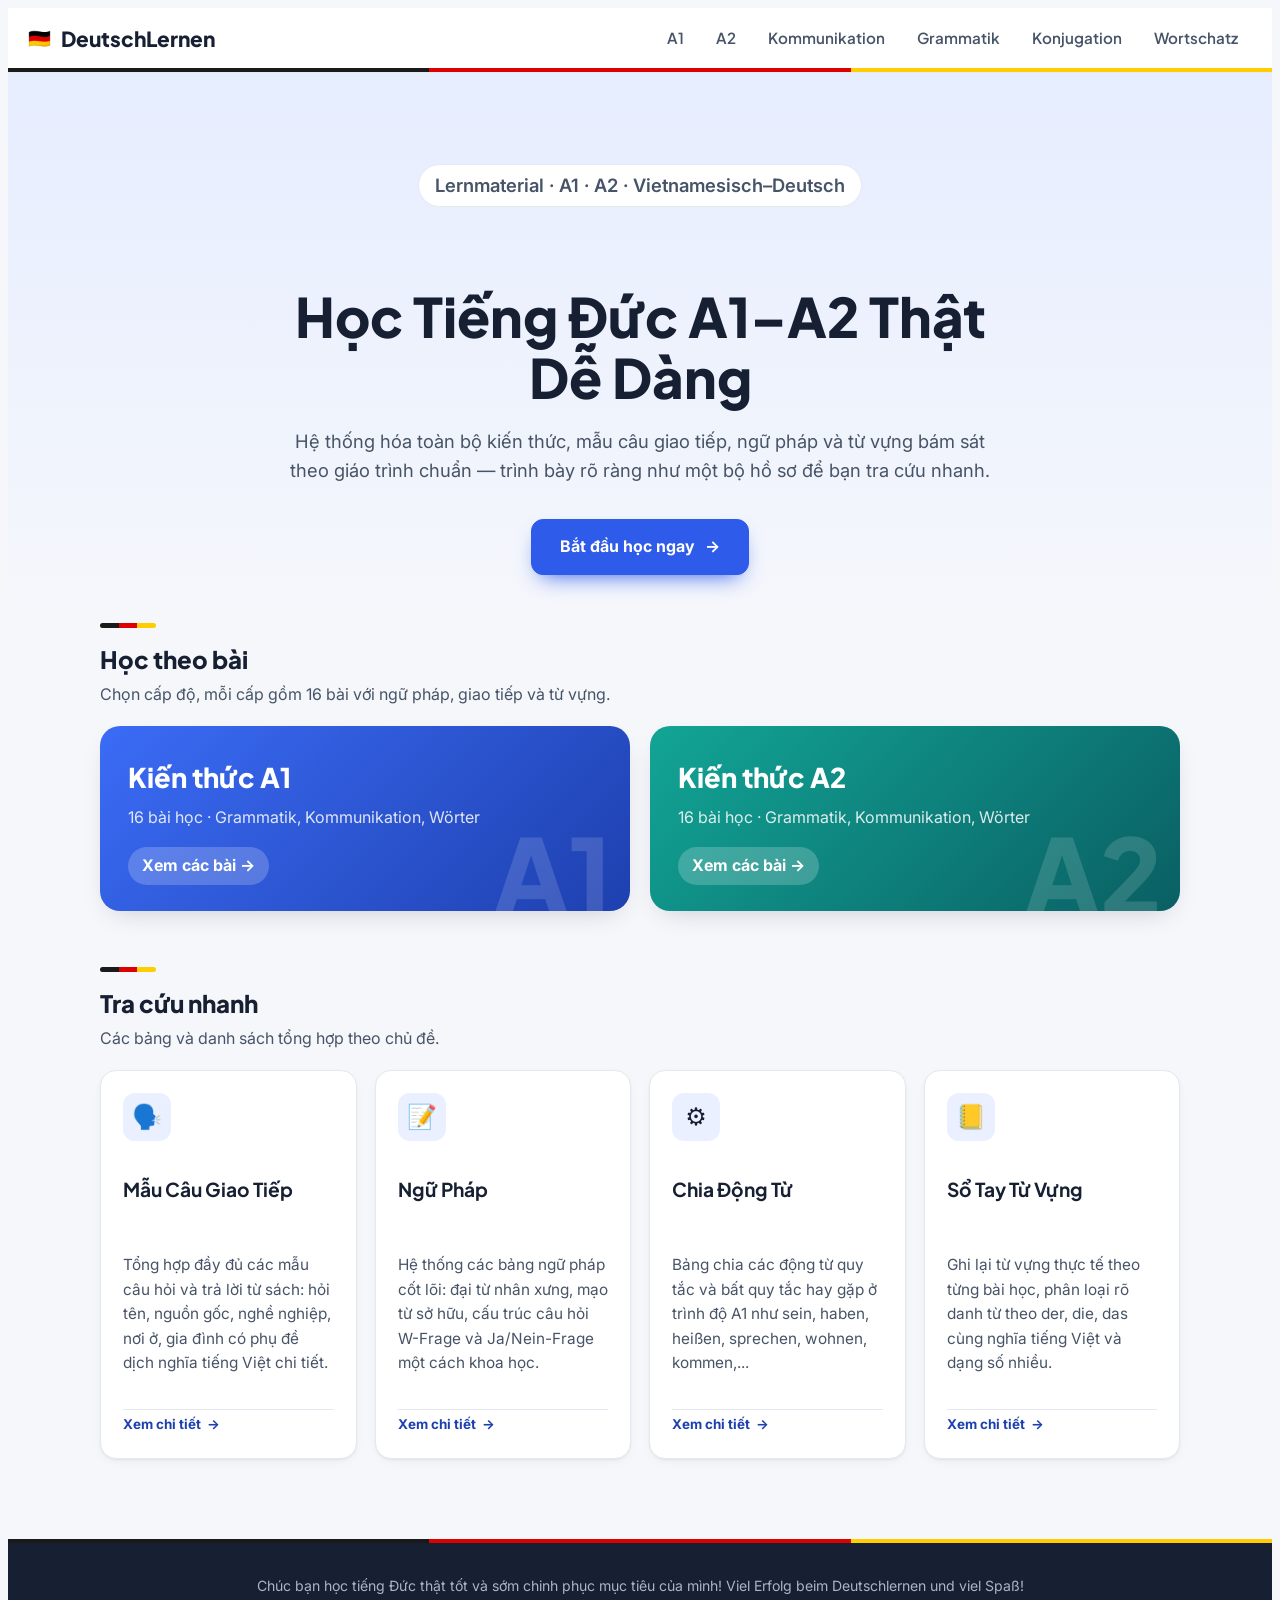
<file: index.html>
<!DOCTYPE html>
<html lang="vi">
<head>
    <meta charset="UTF-8">
    <meta name="viewport" content="width=device-width, initial-scale=1.0">
    <title>Học Tiếng Đức A1 Toàn Diện</title>
    <link rel="stylesheet" href="css/style.css">
    <link rel="stylesheet" href="css/lessons.css">
    <link rel="stylesheet" href="css/theme.css">
</head>
<body>

    <header class="site-header" id="top">
        <div class="header-inner">
            <a href="index.html" class="logo"><span class="flag">🇩🇪</span> DeutschLernen</a>
            <nav class="site-nav">
                <a href="a1.html" class="nav-link">A1</a>
                <a href="a2.html" class="nav-link">A2</a>
                <a href="mau_cau.html" class="nav-link">Kommunikation</a>
                <a href="ngu_phap.html" class="nav-link">Grammatik</a>
                <a href="chia_dong_tu.html" class="nav-link">Konjugation</a>
                <a href="so_tay_tu_vung.html" class="nav-link">Wortschatz</a>
            </nav>
        </div>
        <div class="stripe"></div>
    </header>

    <section class="hero">
        <div class="hero-inner">
            <p class="hero-eyebrow">Lernmaterial · A1 · A2 · Vietnamesisch–Deutsch</p>
            <h1>Học Tiếng Đức A1–A2 Thật Dễ Dàng</h1>
            <p>Hệ thống hóa toàn bộ kiến thức, mẫu câu giao tiếp, ngữ pháp và từ vựng bám sát theo giáo trình chuẩn — trình bày rõ ràng như một bộ hồ sơ để bạn tra cứu nhanh.</p>
            <a href="mau_cau.html" class="hero-cta">Bắt đầu học ngay <span>→</span></a>
        </div>
    </section>

    <div class="section-heading"><h2>Học theo bài</h2><p>Chọn cấp độ, mỗi cấp gồm 16 bài với ngữ pháp, giao tiếp và từ vựng.</p></div>
    <section class="home-levels" aria-label="Kiến thức theo cấp độ">
        <a class="level-card" href="a1.html"><h2>Kiến thức A1</h2><p>16 bài học · Grammatik, Kommunikation, Wörter</p><span>Xem các bài →</span></a>
        <a class="level-card" href="a2.html"><h2>Kiến thức A2</h2><p>16 bài học · Grammatik, Kommunikation, Wörter</p><span>Xem các bài →</span></a>
    </section>

    <div class="section-heading"><h2>Tra cứu nhanh</h2><p>Các bảng và danh sách tổng hợp theo chủ đề.</p></div>
    <main class="feature-grid">
        <div class="feature-card">
            <div class="feature-icon">🗣️</div>
            <div>
                <p class="feature-num">Tra cứu</p>
                <h3>Mẫu Câu Giao Tiếp</h3>
            </div>
            <p>Tổng hợp đầy đủ các mẫu câu hỏi và trả lời từ sách: hỏi tên, nguồn gốc, nghề nghiệp, nơi ở, gia đình có phụ đề dịch nghĩa tiếng Việt chi tiết.</p>
            <a href="mau_cau.html" class="feature-link">Xem chi tiết <span>→</span></a>
        </div>

        <div class="feature-card">
            <div class="feature-icon">📝</div>
            <div>
                <p class="feature-num">Tra cứu</p>
                <h3>Ngữ Pháp</h3>
            </div>
            <p>Hệ thống các bảng ngữ pháp cốt lõi: đại từ nhân xưng, mạo từ sở hữu, cấu trúc câu hỏi W-Frage và Ja/Nein-Frage một cách khoa học.</p>
            <a href="ngu_phap.html" class="feature-link">Xem chi tiết <span>→</span></a>
        </div>

        <div class="feature-card">
            <div class="feature-icon">⚙️</div>
            <div>
                <p class="feature-num">Tra cứu</p>
                <h3>Chia Động Từ</h3>
            </div>
            <p>Bảng chia các động từ quy tắc và bất quy tắc hay gặp ở trình độ A1 như sein, haben, heißen, sprechen, wohnen, kommen,...</p>
            <a href="chia_dong_tu.html" class="feature-link">Xem chi tiết <span>→</span></a>
        </div>

        <div class="feature-card">
            <div class="feature-icon">📒</div>
            <div>
                <p class="feature-num">Tra cứu</p>
                <h3>Sổ Tay Từ Vựng</h3>
            </div>
            <p>Ghi lại từ vựng thực tế theo từng bài học, phân loại rõ danh từ theo der, die, das cùng nghĩa tiếng Việt và dạng số nhiều.</p>
            <a href="so_tay_tu_vung.html" class="feature-link">Xem chi tiết <span>→</span></a>
        </div>
    </main>

    <footer class="site-footer">
        <p>Chúc bạn học tiếng Đức thật tốt và sớm chinh phục mục tiêu của mình! Viel Erfolg beim Deutschlernen und viel Spaß!</p>
    </footer>
<script src="js/main.js"></script>
</body>
</html>
</file>
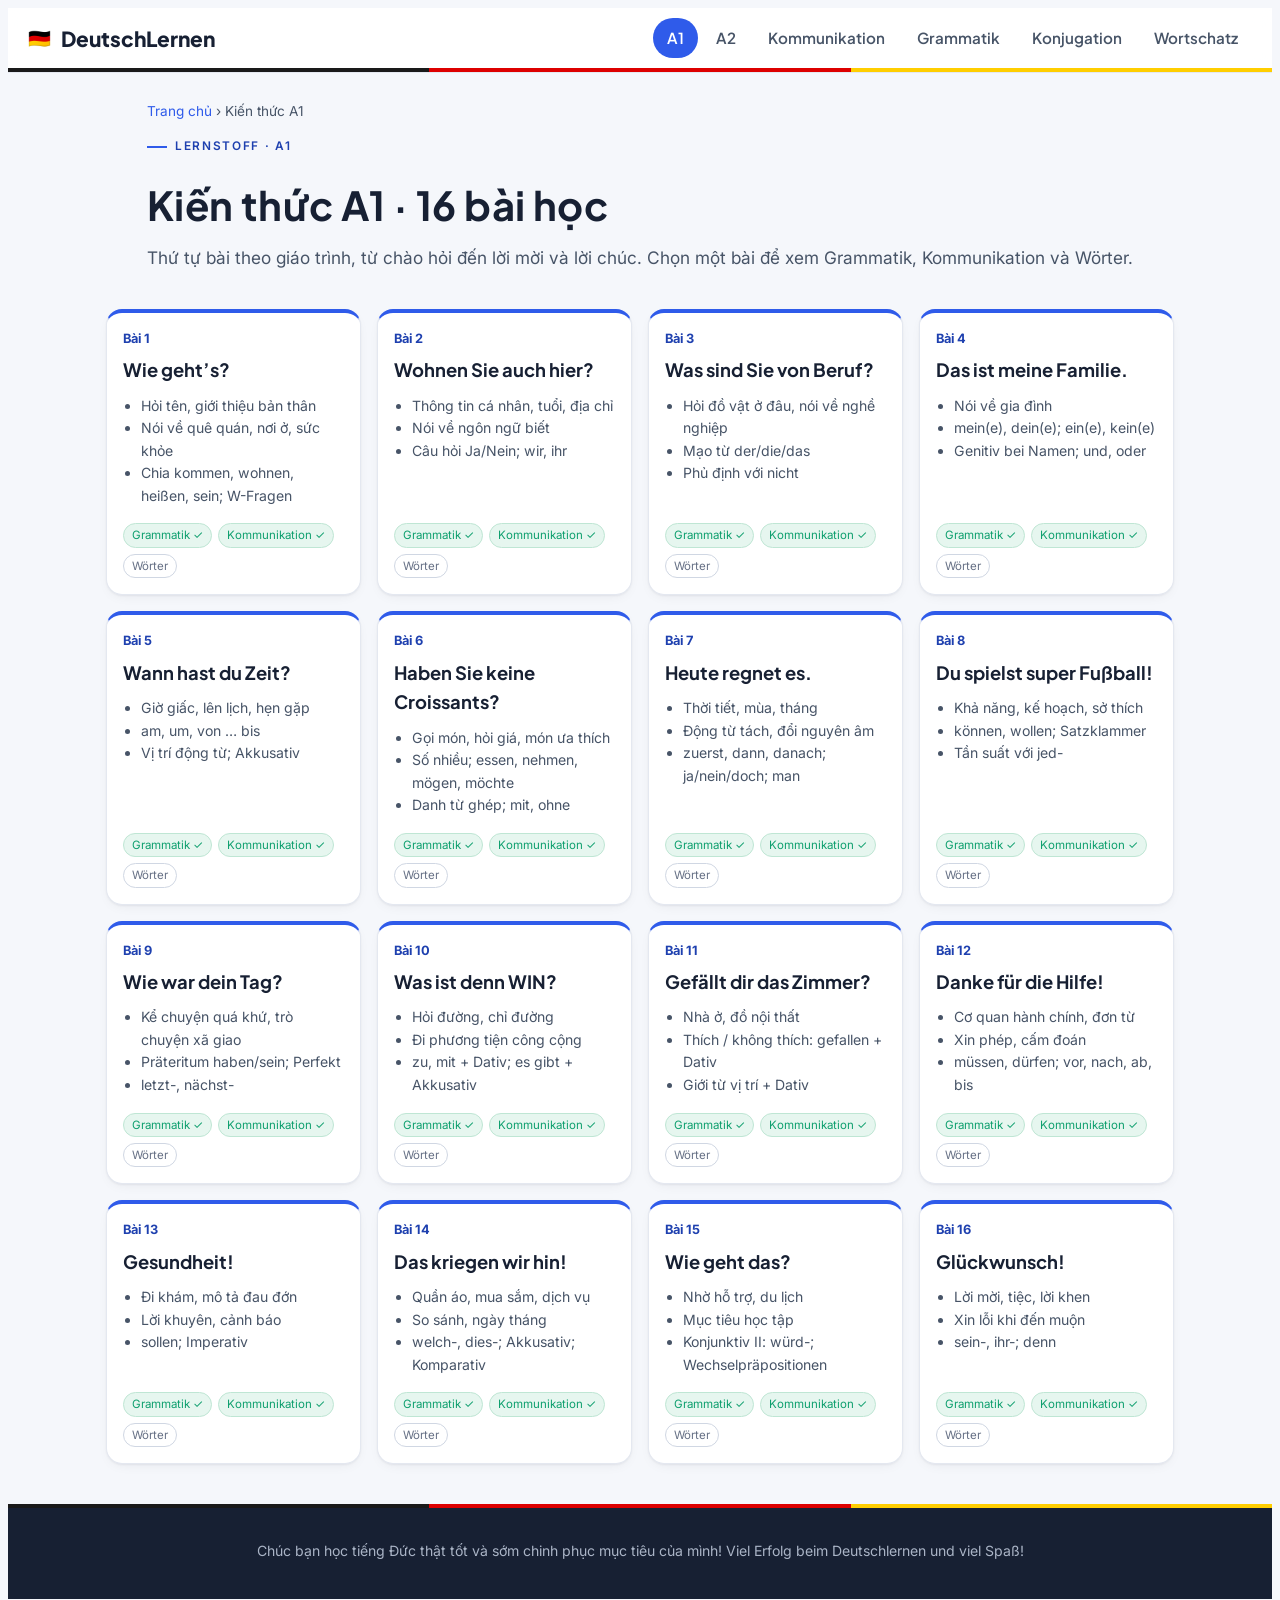
<file: a1.html>
<!DOCTYPE html>
<html lang="vi">
<head>
    <meta charset="UTF-8">
    <meta name="viewport" content="width=device-width, initial-scale=1.0">
    <title>Kiến thức A1 – 16 bài học</title>
    <link rel="stylesheet" href="css/style.css">
    <link rel="stylesheet" href="css/lessons.css">
    <link rel="stylesheet" href="css/theme.css">
</head>
<body data-level="A1" data-nav="a1">
    <header class="site-header" id="site-header"></header>
    <div class="level-hero">
        <nav class="breadcrumb"><a href="index.html">Trang chủ</a> › Kiến thức A1</nav>
        <p class="page-eyebrow">Lernstoff · A1</p>
        <h1 class="page-title">Kiến thức A1 · 16 bài học</h1>
        <p class="page-sub">Thứ tự bài theo giáo trình, từ chào hỏi đến lời mời và lời chúc. Chọn một bài để xem Grammatik, Kommunikation và Wörter.</p>
    </div>
    <main class="lesson-grid" id="lessonGrid" aria-label="Danh sách 16 bài học A1"></main>
    <footer class="site-footer" id="site-footer"></footer>
    <script src="data/lessons.js"></script>
    <script src="js/layout.js"></script>
    <script src="js/lessons-list.js"></script>
</body>
</html>
</file>
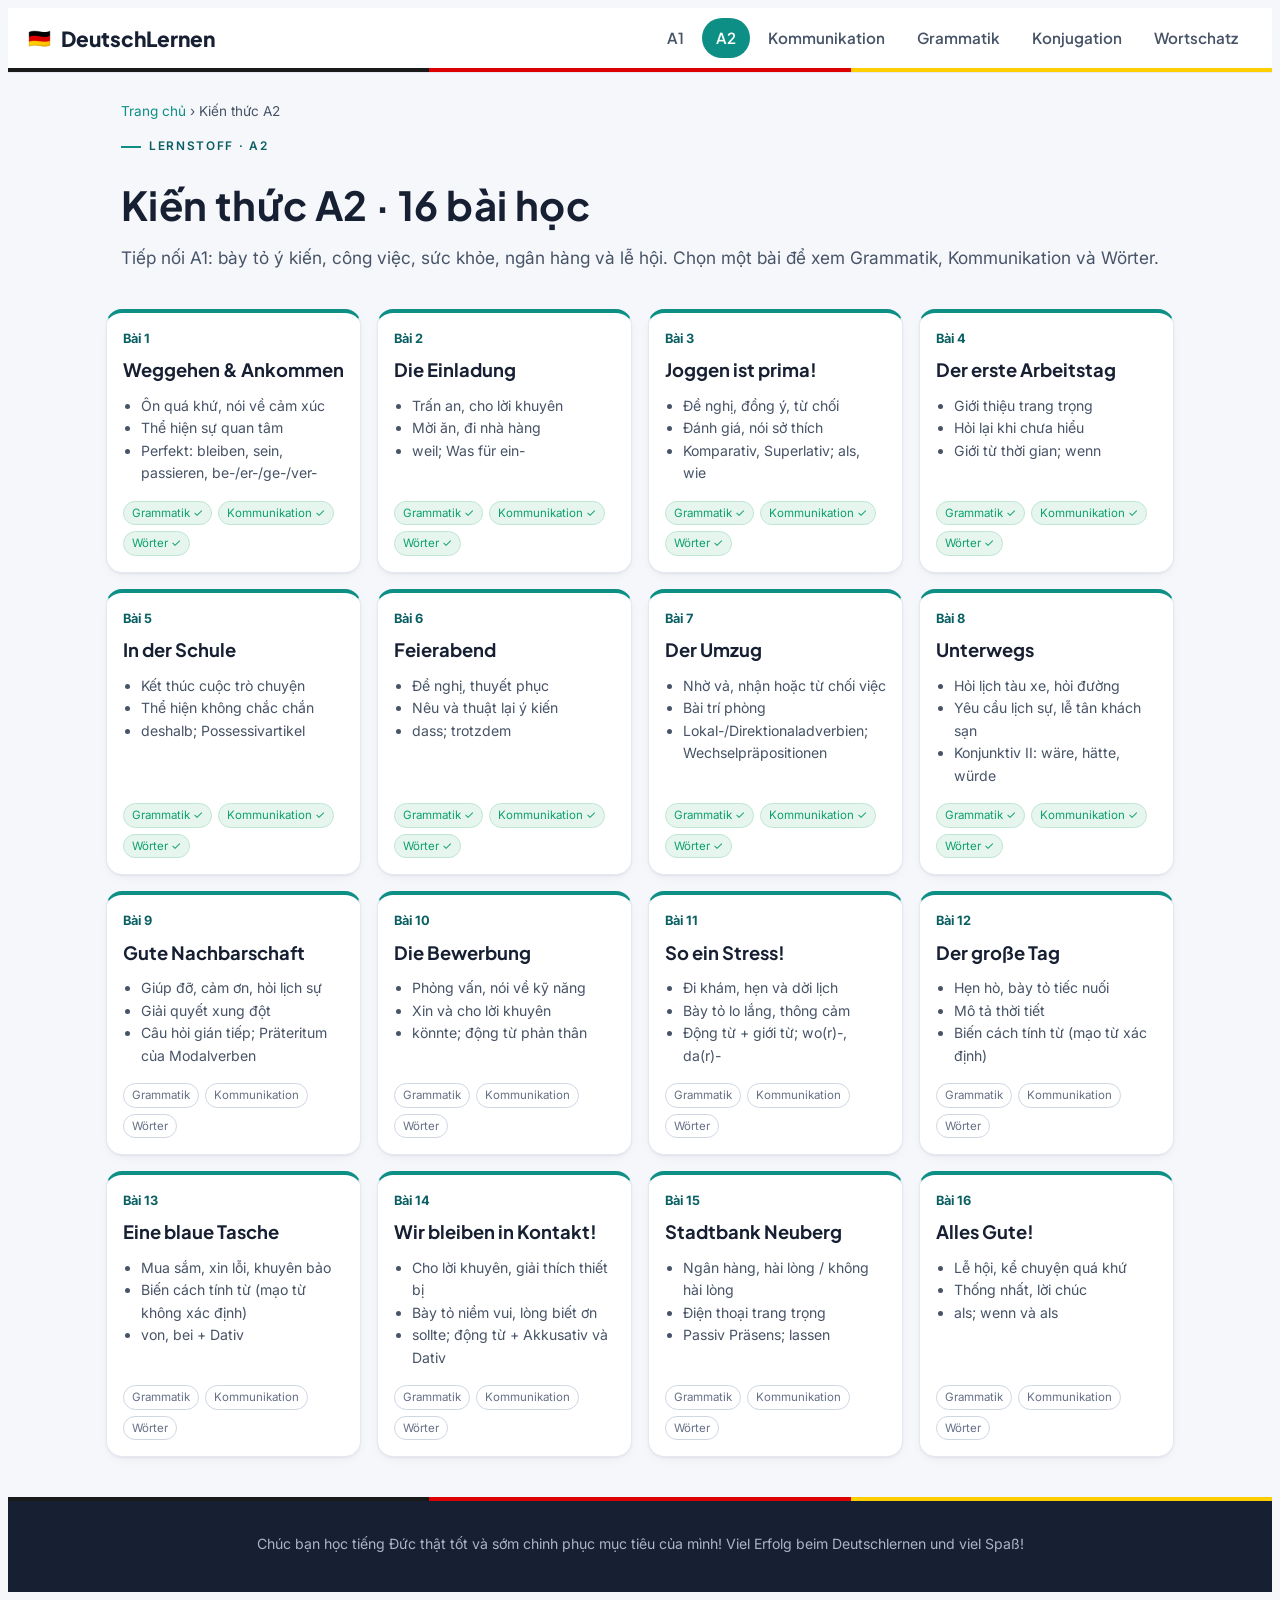
<file: a2.html>
<!DOCTYPE html>
<html lang="vi">
<head>
    <meta charset="UTF-8">
    <meta name="viewport" content="width=device-width, initial-scale=1.0">
    <title>Kiến thức A2 – 16 bài học</title>
    <link rel="stylesheet" href="css/style.css">
    <link rel="stylesheet" href="css/lessons.css">
    <link rel="stylesheet" href="css/theme.css">
</head>
<body data-level="A2" data-nav="a2">
    <header class="site-header" id="site-header"></header>
    <div class="level-hero">
        <nav class="breadcrumb"><a href="index.html">Trang chủ</a> › Kiến thức A2</nav>
        <p class="page-eyebrow">Lernstoff · A2</p>
        <h1 class="page-title">Kiến thức A2 · 16 bài học</h1>
        <p class="page-sub">Tiếp nối A1: bày tỏ ý kiến, công việc, sức khỏe, ngân hàng và lễ hội. Chọn một bài để xem Grammatik, Kommunikation và Wörter.</p>
    </div>
    <main class="lesson-grid" id="lessonGrid" aria-label="Danh sách 16 bài học A2"></main>
    <footer class="site-footer" id="site-footer"></footer>
    <script src="data/lessons.js"></script>
    <script src="js/layout.js"></script>
    <script src="js/lessons-list.js"></script>
</body>
</html>
</file>
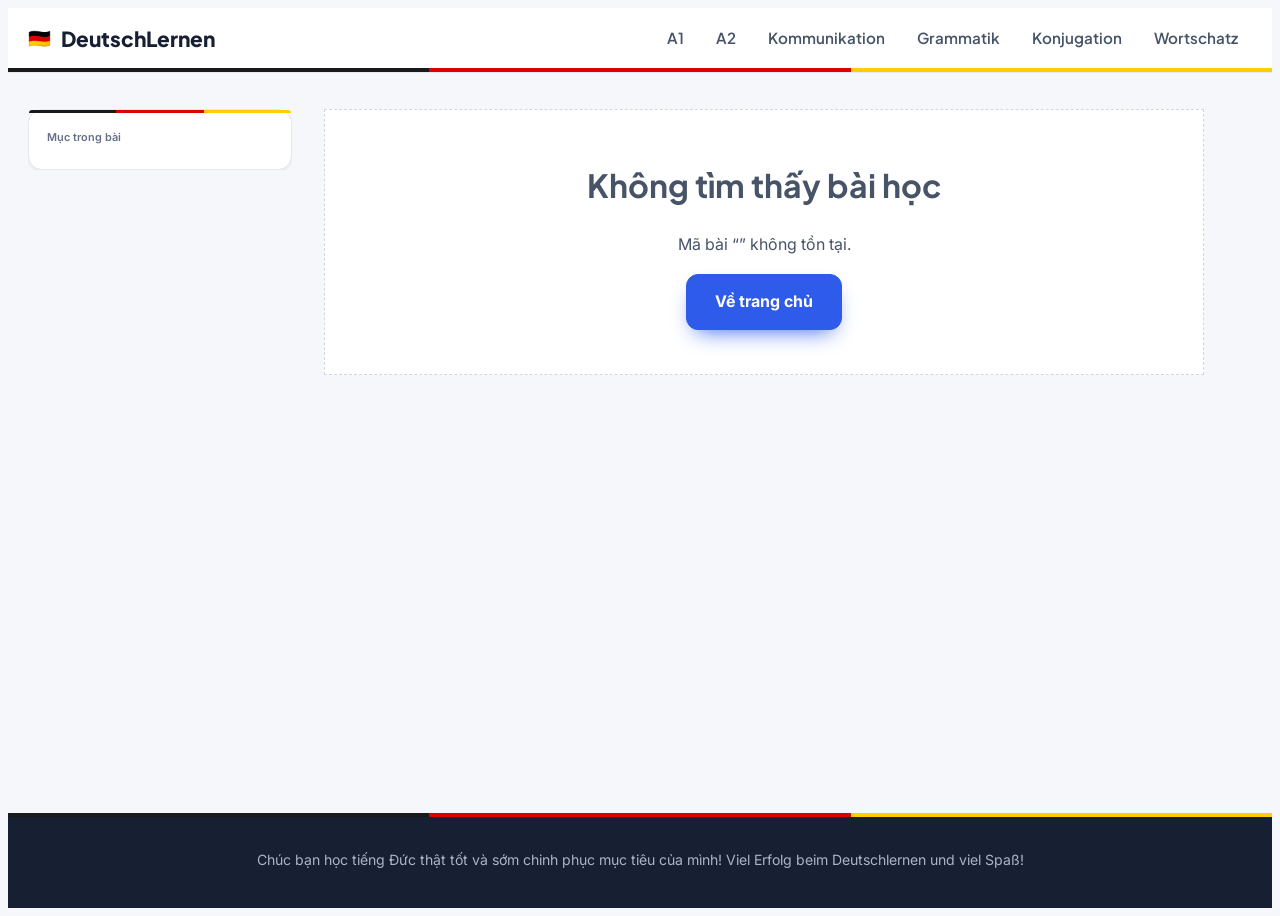
<file: bai.html>
<!DOCTYPE html>
<html lang="vi">
<head>
    <meta charset="UTF-8">
    <meta name="viewport" content="width=device-width, initial-scale=1.0">
    <title>Bài học</title>
    <link rel="stylesheet" href="css/style.css">
    <link rel="stylesheet" href="css/lessons.css">
    <link rel="stylesheet" href="css/theme.css">
</head>
<body data-sidebar="yes">
    <header class="site-header" id="site-header"></header>
    <div class="shell">
        <aside class="sidebar" id="page-sidebar" aria-label="Mục lục trang" aria-hidden="true">
            <button class="sidebar-close" type="button" aria-label="Đóng mục lục">×</button>
            <details class="sidebar-panel" open>
                <summary class="sidebar-title">Mục trong bài</summary>
                <nav class="sidebar-nav" id="auto-sidebar"></nav>
            </details>
        </aside>
        <main class="content-main" id="lessonRoot"></main>
    </div>
    <button class="sidebar-overlay" type="button" aria-label="Đóng mục lục" tabindex="-1"></button>
    <a href="#top" class="to-top" aria-label="Về đầu trang">↑</a>
    <footer class="site-footer" id="site-footer"></footer>
    <script src="data/lessons.js"></script>
    <script src="js/layout.js"></script>
    <script src="js/lesson-page.js"></script>
    <script src="js/main.js"></script>
</body>
</html>
</file>
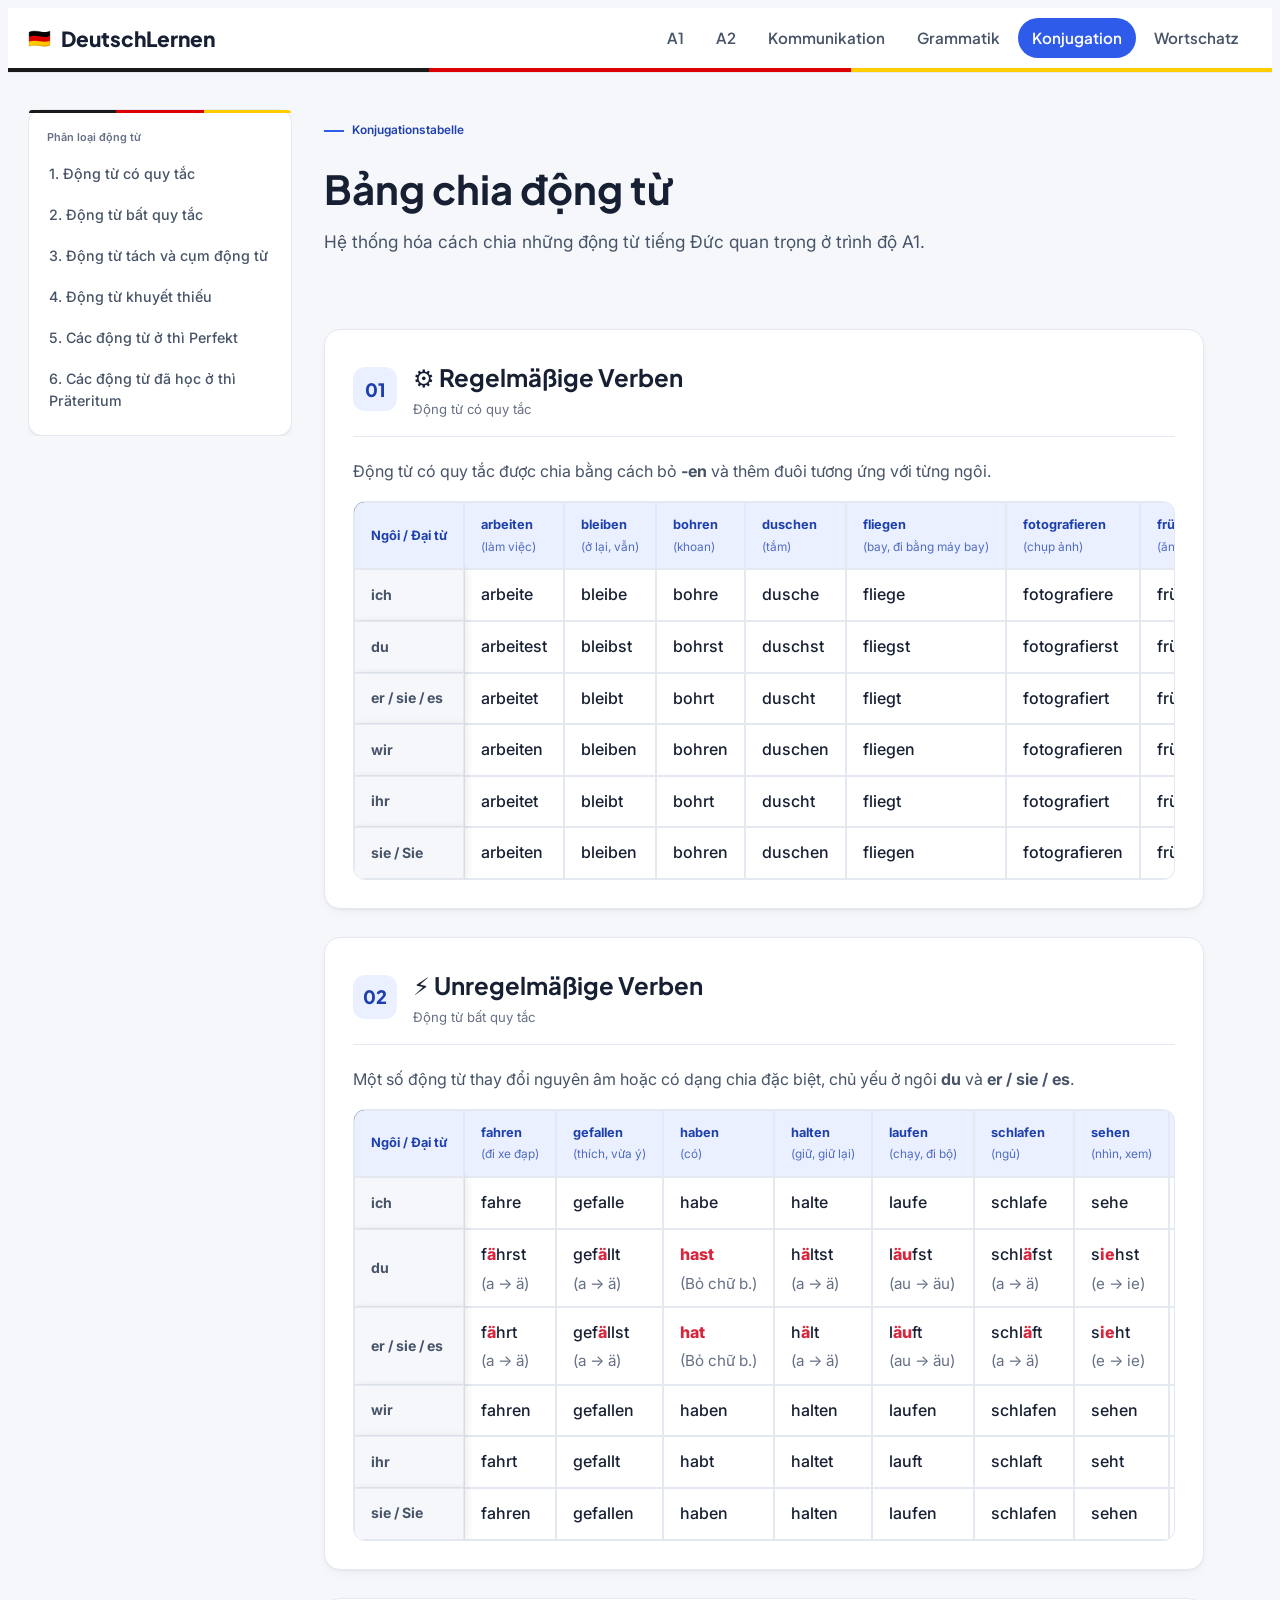
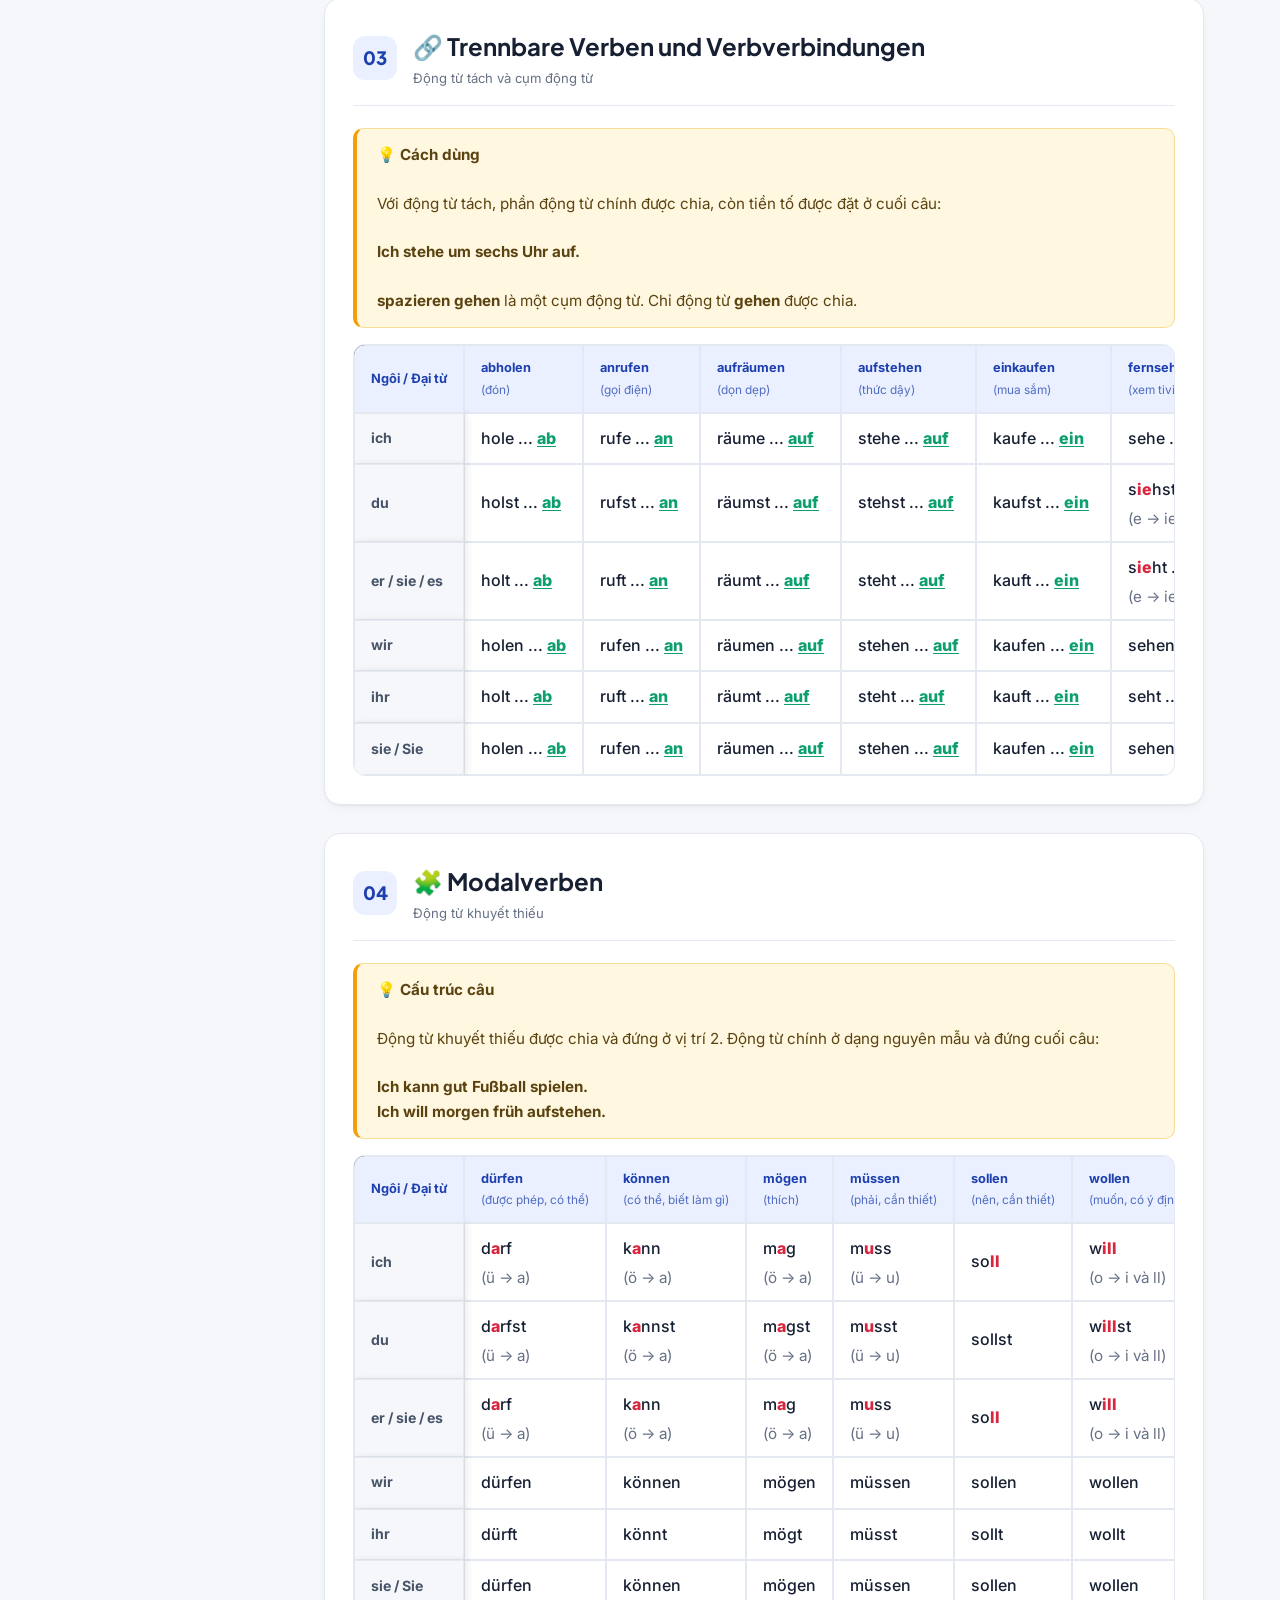
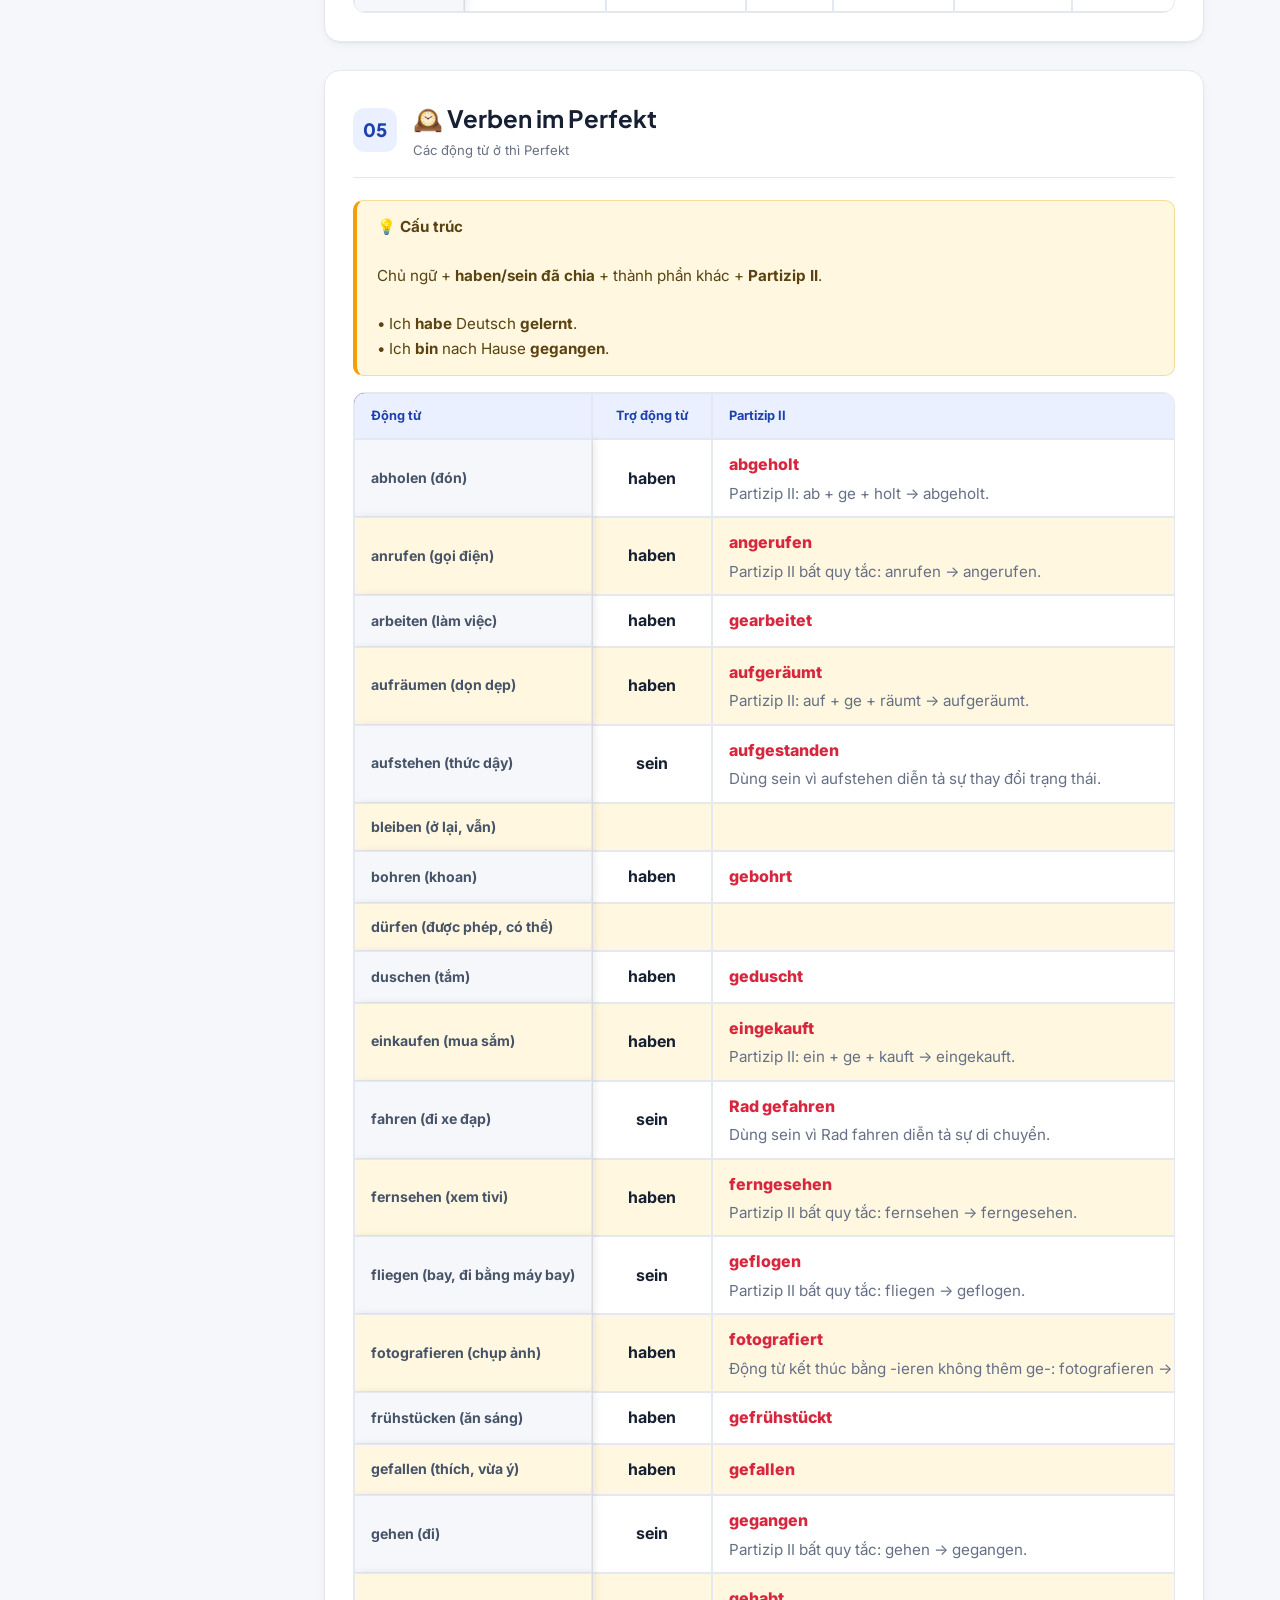
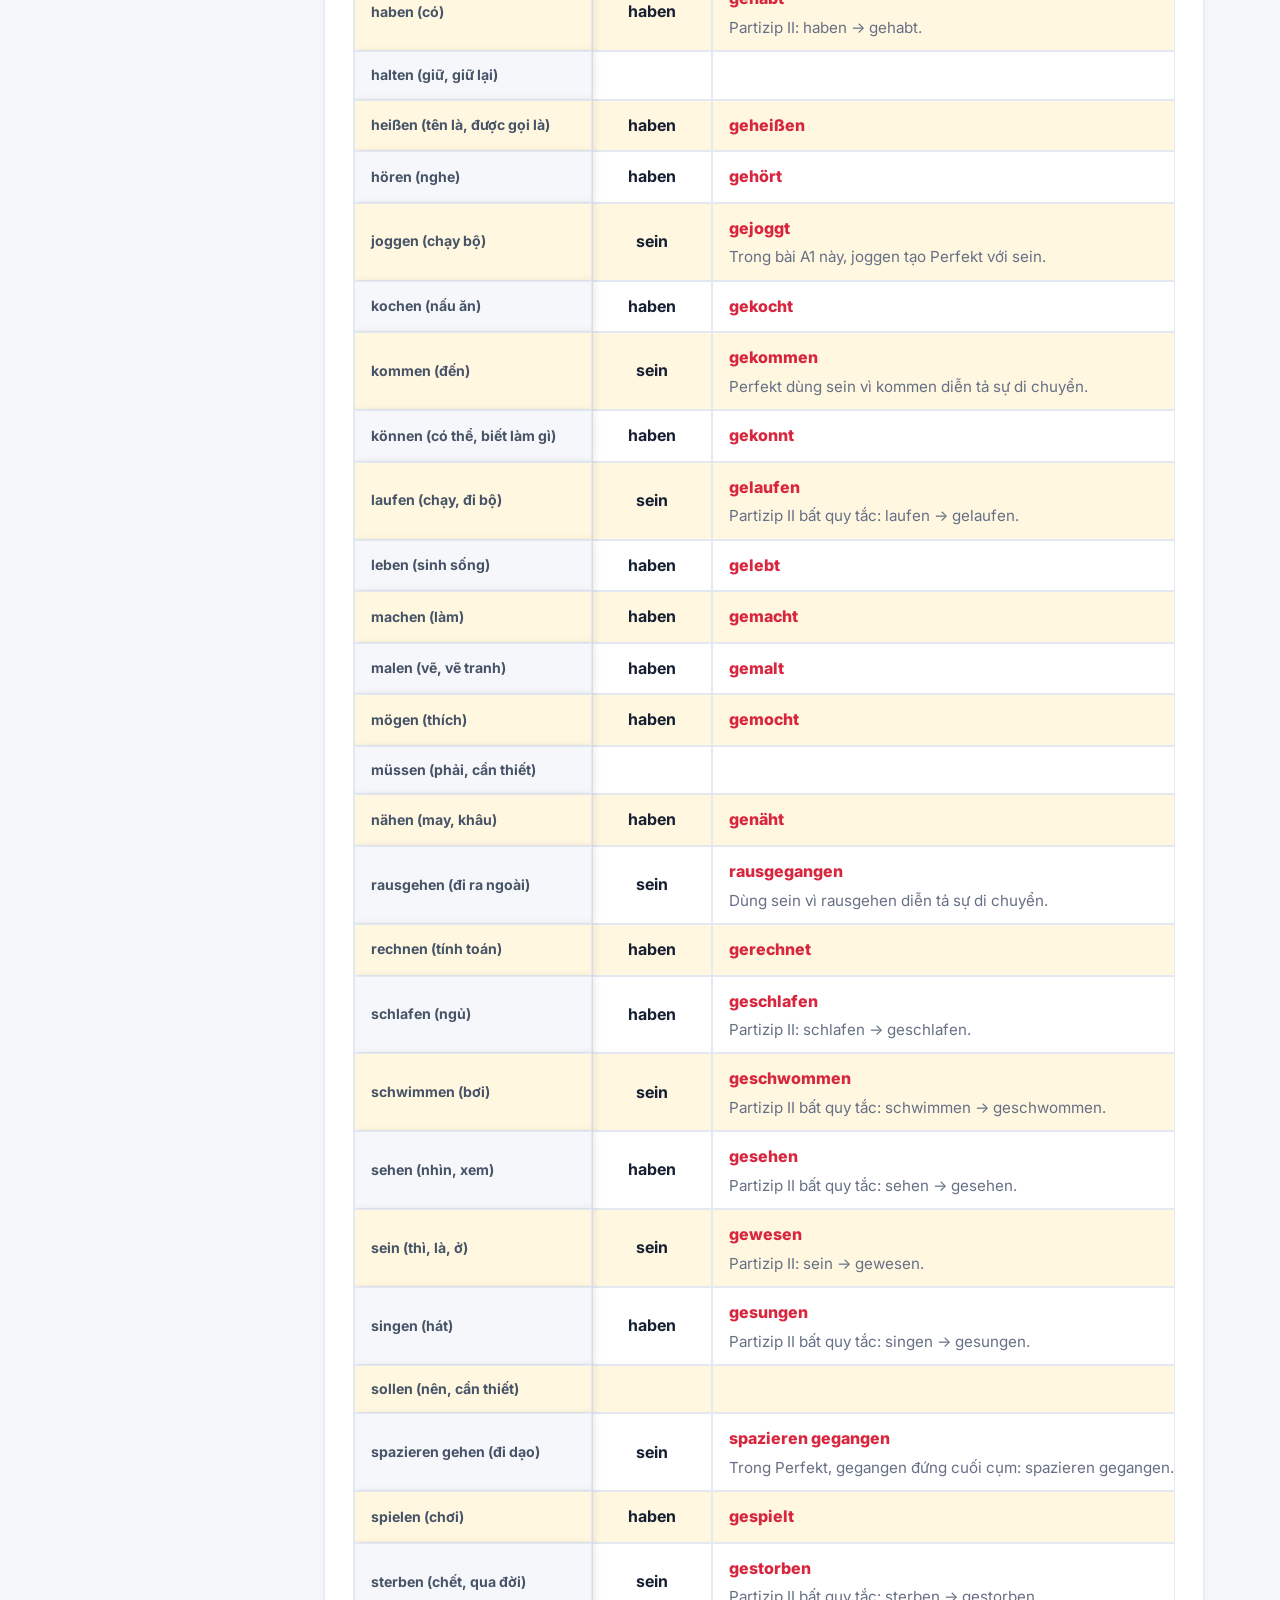
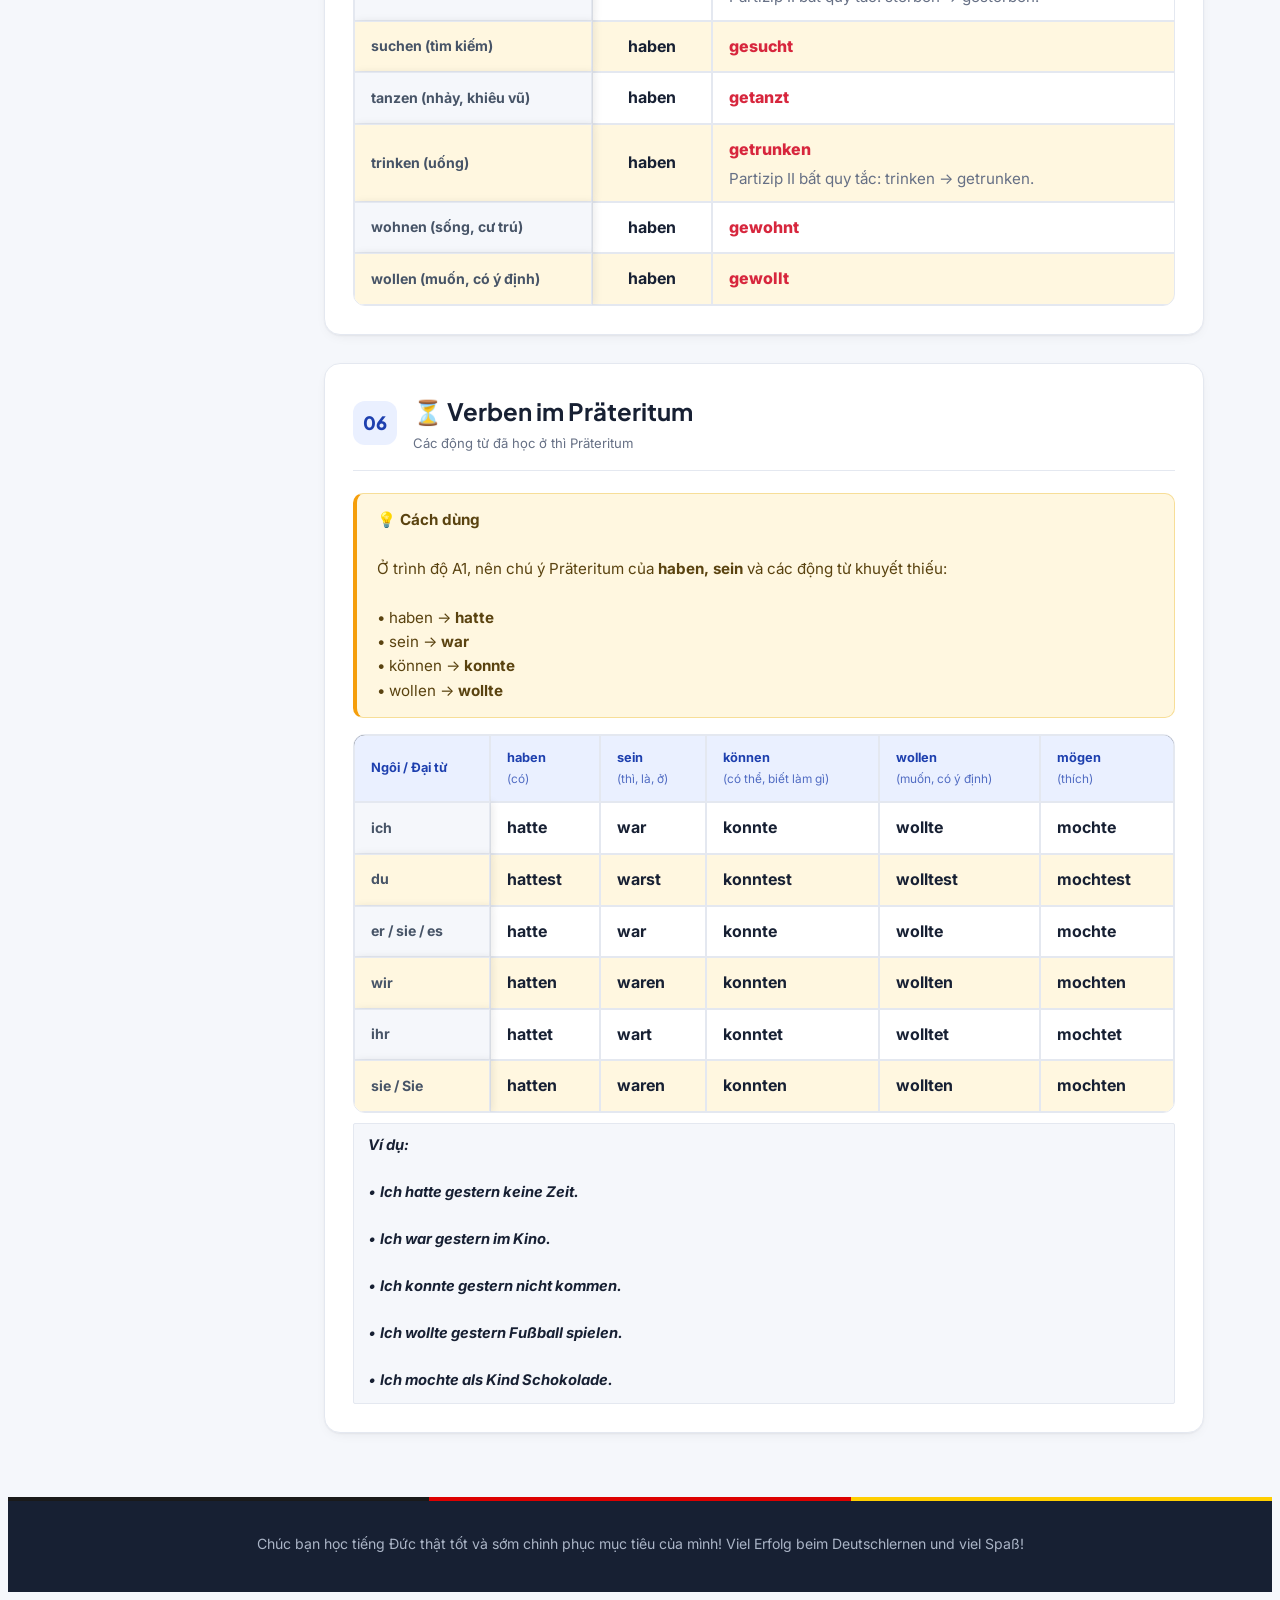
<file: chia_dong_tu.html>
<!DOCTYPE html>
<html lang="vi">

<head>
    <meta charset="UTF-8">

    <meta name="viewport" content="width=device-width, initial-scale=1.0">

    <title>Chia Động Từ Tiếng Đức A1</title>

    <link rel="stylesheet" href="css/style.css">
    <link rel="stylesheet" href="css/theme.css">
</head>

<body>

    <header class="site-header" id="top">
        <div class="header-inner">
            <button class="sidebar-toggle" type="button" aria-label="Mở mục lục" aria-controls="page-sidebar"
                aria-expanded="false">
                <span class="sidebar-toggle-icon" aria-hidden="true">
                    <span></span>
                </span>
            </button>

            <a href="index.html" class="logo">
                <span class="flag">🇩🇪</span>
                DeutschLernen
            </a>

            <nav class="site-nav">
                <a href="a1.html" class="nav-link">A1</a>
                <a href="a2.html" class="nav-link">A2</a>
                <a href="mau_cau.html" class="nav-link">Kommunikation</a>

                <a href="ngu_phap.html" class="nav-link">Grammatik</a>

                <a href="chia_dong_tu.html" class="nav-link active">Konjugation</a>

                <a href="so_tay_tu_vung.html" class="nav-link">Wortschatz</a>
            </nav>
        </div>

        <div class="stripe"></div>
    </header>

    <div class="shell">

        <aside class="sidebar" id="page-sidebar" aria-label="Mục lục trang" aria-hidden="true">
            <button class="sidebar-close" type="button" aria-label="Đóng mục lục">
                ×
            </button>

            <details class="sidebar-panel" open>
                <summary class="sidebar-title">
                    Phân loại động từ
                </summary>

                <nav class="sidebar-nav" id="auto-sidebar"></nav>
            </details>
        </aside>

        <main class="content-main">

            <div class="page-intro">
                <p class="page-eyebrow">
                    Konjugationstabelle
                </p>

                <h1 class="page-title">
                    Bảng chia động từ
                </h1>

                <p class="page-sub">
                    Hệ thống hóa cách chia những động từ tiếng Đức
                    quan trọng ở trình độ A1.
                </p>
            </div>

            <!-- 1. Động từ có quy tắc -->
            <section id="regular-verbs" class="section-card">
                <div class="section-head">
                    <div class="stamp-mark">01</div>

                    <div class="section-titles">
                        <span class="section-title-de">
                            ⚙️ Regelmäßige Verben
                        </span>

                        <span class="section-title-vi">
                            Động từ có quy tắc
                        </span>
                    </div>
                </div>

                <p style="color:var(--ink-soft); margin-bottom:16px;">
                    Động từ có quy tắc được chia bằng cách bỏ
                    <strong>-en</strong> và thêm đuôi tương ứng với từng ngôi.
                </p>

                <p class="swipe-hint">
                    ↔ Vuốt ngang để xem đủ bảng
                </p>

                <div class="table-wrap" data-verb-category="regular"></div>
            </section>

            <!-- 2. Động từ bất quy tắc -->
            <section id="irregular-verbs" class="section-card">
                <div class="section-head">
                    <div class="stamp-mark">02</div>

                    <div class="section-titles">
                        <span class="section-title-de">
                            ⚡ Unregelmäßige Verben
                        </span>

                        <span class="section-title-vi">
                            Động từ bất quy tắc
                        </span>
                    </div>
                </div>

                <p style="color:var(--ink-soft); margin-bottom:16px;">
                    Một số động từ thay đổi nguyên âm hoặc có dạng chia
                    đặc biệt, chủ yếu ở ngôi <strong>du</strong> và
                    <strong>er / sie / es</strong>.
                </p>

                <p class="swipe-hint">
                    ↔ Vuốt ngang để xem đủ bảng
                </p>

                <div class="table-wrap" data-verb-category="irregular"></div>
            </section>

            <!-- 3. Động từ tách -->
            <section id="separable-verbs" class="section-card">
                <div class="section-head">
                    <div class="stamp-mark">03</div>

                    <div class="section-titles">
                        <span class="section-title-de">
                            🔗 Trennbare Verben und Verbverbindungen
                        </span>

                        <span class="section-title-vi">
                            Động từ tách và cụm động từ
                        </span>
                    </div>
                </div>

                <div class="note-box" style="margin-bottom:16px;">
                    <strong>💡 Cách dùng</strong><br><br>

                    Với động từ tách, phần động từ chính được chia,
                    còn tiền tố được đặt ở cuối câu:<br><br>

                    <strong>
                        Ich stehe um sechs Uhr auf.
                    </strong>
                    <br><br>

                    <strong>spazieren gehen</strong> là một cụm động từ.
                    Chỉ động từ <strong>gehen</strong> được chia.
                </div>

                <p class="swipe-hint">
                    ↔ Vuốt ngang để xem đủ bảng
                </p>

                <div class="table-wrap" data-verb-category="separable"></div>
            </section>

            <!-- 4. Động từ khuyết thiếu -->
            <section id="modal-verbs" class="section-card">
                <div class="section-head">
                    <div class="stamp-mark">04</div>

                    <div class="section-titles">
                        <span class="section-title-de">
                            🧩 Modalverben
                        </span>

                        <span class="section-title-vi">
                            Động từ khuyết thiếu
                        </span>
                    </div>
                </div>

                <div class="note-box" style="margin-bottom:16px;">
                    <strong>💡 Cấu trúc câu</strong><br><br>

                    Động từ khuyết thiếu được chia và đứng ở vị trí 2.
                    Động từ chính ở dạng nguyên mẫu và đứng cuối câu:<br><br>

                    <strong>
                        Ich kann gut Fußball spielen.
                    </strong>
                    <br>

                    <strong>
                        Ich will morgen früh aufstehen.
                    </strong>
                </div>

                <p class="swipe-hint">
                    ↔ Vuốt ngang để xem đủ bảng
                </p>

                <div class="table-wrap" data-verb-category="modal"></div>
            </section>
            <!-- 5. Thì Perfekt -->
            <section id="perfect-verbs" class="section-card">
                <div class="section-head">
                    <div class="stamp-mark">05</div>

                    <div class="section-titles">
                        <span class="section-title-de">
                            🕰️ Verben im Perfekt
                        </span>

                        <span class="section-title-vi">
                            Các động từ ở thì Perfekt
                        </span>
                    </div>
                </div>

                <div class="note-box" style="margin-bottom:16px;">
                    <strong>💡 Cấu trúc</strong><br><br>

                    Chủ ngữ +
                    <strong>haben/sein đã chia</strong> +
                    thành phần khác +
                    <strong>Partizip II</strong>.<br><br>

                    • Ich <strong>habe</strong> Deutsch
                    <strong>gelernt</strong>.<br>

                    • Ich <strong>bin</strong> nach Hause
                    <strong>gegangen</strong>.
                </div>

                <p class="swipe-hint">
                    ↔ Vuốt ngang để xem đủ bảng
                </p>

                <div class="table-wrap" id="perfect-verb-table"></div>
            </section>

            <!-- 6. Thì Präteritum -->
            <section id="preterite-verbs" class="section-card">
                <div class="section-head">
                    <div class="stamp-mark">06</div>

                    <div class="section-titles">
                        <span class="section-title-de">
                            ⏳ Verben im Präteritum
                        </span>

                        <span class="section-title-vi">
                            Các động từ đã học ở thì Präteritum
                        </span>
                    </div>
                </div>

                <div class="note-box" style="margin-bottom:16px;">
                    <strong>💡 Cách dùng</strong><br><br>

                    Ở trình độ A1, nên chú ý Präteritum của
                    <strong>haben, sein</strong> và các động từ khuyết thiếu:<br><br>

                    • haben → <strong>hatte</strong><br>
                    • sein → <strong>war</strong><br>
                    • können → <strong>konnte</strong><br>
                    • wollen → <strong>wollte</strong>
                </div>

                <p class="swipe-hint">
                    ↔ Vuốt ngang để xem đủ bảng
                </p>

                <div class="table-wrap" id="preterite-verb-table"></div>

                <div id="preterite-examples" class="mini-quote"></div>
            </section>
        </main>
    </div>

    <button class="sidebar-overlay" type="button" aria-label="Đóng mục lục" tabindex="-1"></button>

    <a href="#top" class="to-top" aria-label="Về đầu trang">
        ↑
    </a>

    <footer class="site-footer">
       <p>Chúc bạn học tiếng Đức thật tốt và sớm chinh phục mục tiêu của mình! Viel Erfolg beim Deutschlernen und viel Spaß!</p>
    </footer>

    <!-- Phải tải dữ liệu trước main.js -->
    <script src="js/dong_tu.js"></script>
    <script src="js/main.js"></script>

</body>

</html>
</file>
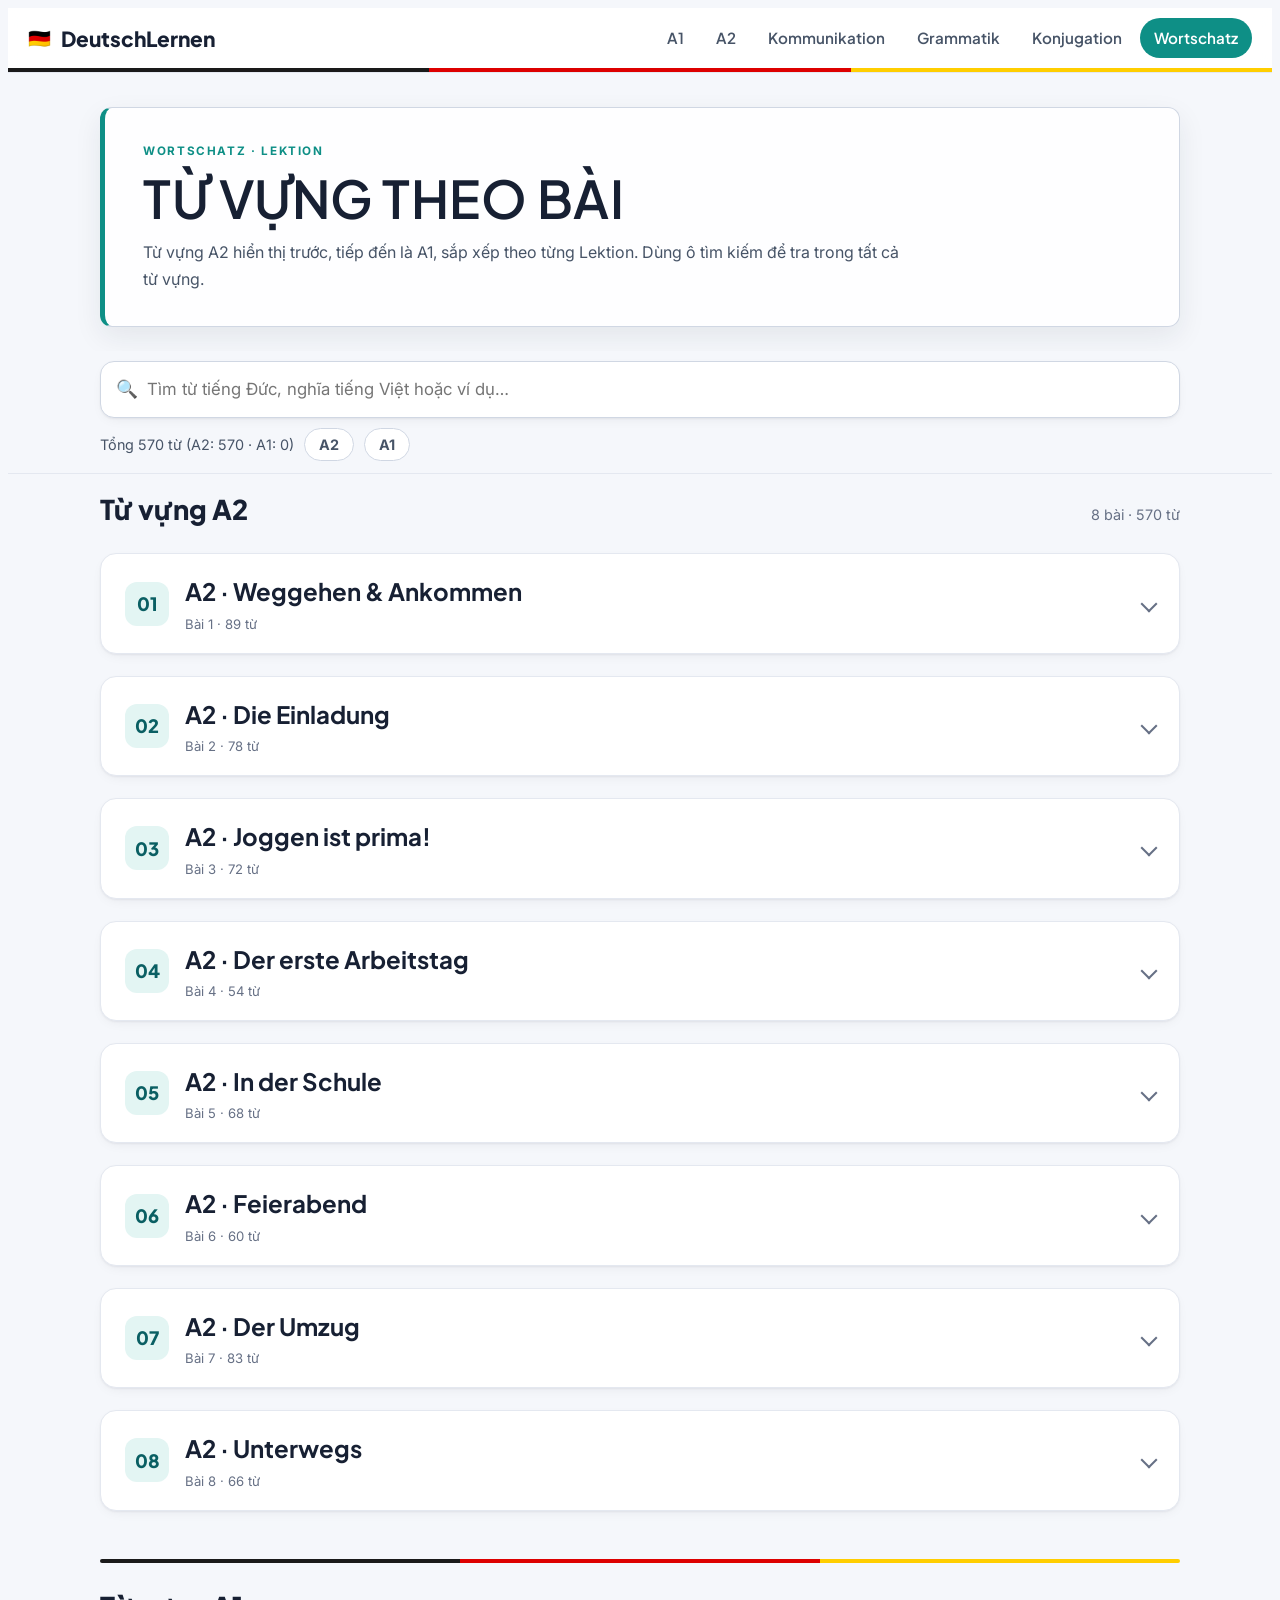
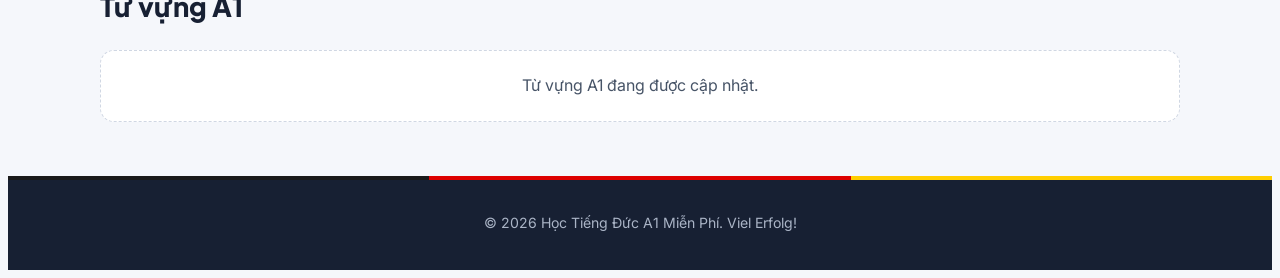
<file: so_tay_tu_vung.html>
<!DOCTYPE html>
<html lang="vi">

<head>
    <meta charset="UTF-8">
    <meta name="viewport" content="width=device-width, initial-scale=1.0">
    <meta name="description" content="Từ vựng tiếng Đức A1–A2 theo từng Lektion">
    <title>Wortschatz theo Lektion</title>

    <link rel="stylesheet" href="css/style.css">
    <link rel="stylesheet" href="css/theme.css">
    <style>
        .wort-bar { position: sticky; top: var(--header-h, 64px); z-index: 40; margin-bottom: 14px; padding: 10px 0 12px; background: rgba(245, 247, 251, .94); backdrop-filter: saturate(160%) blur(10px); border-bottom: 1px solid var(--line); }
        .wort-search { width: min(1080px, calc(100% - 32px)); margin: 0 auto; }
        .level-divider, .lek { scroll-margin-top: calc(var(--header-h, 64px) + 130px); }
        .wort-search label { display: block; position: relative; }
        .wort-search input { width: 100%; padding: 14px 18px 14px 46px; font: inherit; font-size: 1.05rem; color: var(--ink); background: #fff; border: 1px solid var(--line-strong); border-radius: 14px; box-shadow: var(--shadow-sm); }
        .wort-search input:focus { outline: 2px solid var(--stamp-red); outline-offset: 1px; }
        .wort-search .ico { position: absolute; left: 16px; top: 50%; transform: translateY(-50%); font-size: 1.1rem; pointer-events: none; }
        .wort-meta { display: flex; flex-wrap: wrap; align-items: center; gap: 10px; margin-top: 10px; color: var(--ink-soft); font-size: .9rem; }
        .wort-meta a { padding: 4px 14px; border: 1px solid var(--line-strong); border-radius: 999px; background: #fff; font-weight: 700; color: var(--ink-soft); }
        .wort-meta a:hover { color: var(--stamp-red-ink); border-color: var(--stamp-red); }

        .wort-main { width: min(1080px, calc(100% - 32px)); margin: 0 auto 54px; display: flex; flex-direction: column; gap: 22px; }

        /* Đường kẻ ranh giới giữa A2 và A1 */
        .level-divider { display: flex; align-items: baseline; justify-content: space-between; gap: 12px; }
        .level-divider h2 { margin: 0; font-family: var(--f-display); font-size: 1.7rem; font-weight: 800; color: var(--ink); }
        .level-divider span { color: var(--ink-faint); font-size: .9rem; }
        .level-divider.is-boundary { position: relative; margin-top: 26px; padding-top: 26px; }
        .level-divider.is-boundary::before { content: ""; position: absolute; left: 0; right: 0; top: 0; height: 4px; border-radius: 2px; background: var(--de-flag, var(--line-strong)); }

        .empty-note { padding: 22px; text-align: center; color: var(--ink-soft); background: var(--paper-raised); border: 1px dashed var(--line-strong); border-radius: 14px; }

        .wl-group { margin: 22px 0 8px; font-family: var(--f-display); font-size: 1.1rem; font-weight: 700; color: var(--ink); }
        .wl-group:first-of-type { margin-top: 0; }
        .wl-note { margin: 0 0 8px; }
        .wl-list { display: flex; flex-direction: column; }
        .wl-row { display: grid; grid-template-columns: minmax(0, 1.1fr) minmax(0, 1fr); gap: 2px 14px; padding: 9px 0; border-bottom: 1px dashed var(--line); }
        .wl-w { display: flex; align-items: baseline; flex-wrap: wrap; gap: 6px; color: var(--ink); }
        .wl-w small { color: var(--ink-faint); font-size: .8rem; }
        .wl-m { color: var(--ink-soft); }
        .wl-ex { grid-column: 1 / -1; margin: 2px 0 0; color: var(--ink-faint); font-size: .88rem; font-style: italic; }
        .wl-tag { margin-left: auto; padding: 1px 8px; font-size: .72rem; font-weight: 700; border-radius: 999px; color: var(--stamp-red-ink); background: var(--stamp-red-soft); white-space: nowrap; }
        .gdot { flex: 0 0 auto; width: 9px; height: 9px; border-radius: 50%; display: inline-block; transform: translateY(-1px); }
        .g-der { background: #4a90d9; } .g-die { background: #c0396b; } .g-das { background: #6aa84f; } .g-pl { background: #e08a2e; }
        /* Mỗi Lektion là một mục có thể mở rộng */
        .lek { padding: 0; }
        .lek > summary { list-style: none; cursor: pointer; display: flex; align-items: center; gap: 16px; padding: 18px 24px; border-radius: 16px; }
        .lek > summary::-webkit-details-marker { display: none; }
        .lek > summary:hover { background: var(--stamp-red-soft); }
        .lek > summary::after { content: ""; flex: 0 0 auto; margin-left: auto; width: 10px; height: 10px; border-right: 2px solid var(--ink-faint); border-bottom: 2px solid var(--ink-faint); transform: rotate(45deg); transition: transform .2s ease; }
        .lek[open] > summary { border-bottom: 1px solid var(--line); border-radius: 16px 16px 0 0; }
        .lek[open] > summary::after { transform: rotate(-135deg); }
        .lek .wl-list { padding: 8px 24px 18px; }
        @media (max-width: 520px) { .lek > summary { padding: 14px 16px; gap: 12px; } .lek .wl-list { padding: 6px 16px 14px; } }
        mark { background: #FFE58A; color: inherit; border-radius: 3px; padding: 0 1px; }
        @media (max-width: 520px) { .wl-row { grid-template-columns: 1fr; } .level-divider h2 { font-size: 1.4rem; } }
    </style>
</head>

<body class="vocab-page" data-nav="a2">
    <header class="site-header" id="top">
        <div class="header-inner">
            <a href="index.html" class="logo"><span class="flag">🇩🇪</span> DeutschLernen</a>
            <nav class="site-nav" aria-label="Điều hướng chính">
                <a href="a1.html" class="nav-link">A1</a>
                <a href="a2.html" class="nav-link">A2</a>
                <a href="mau_cau.html" class="nav-link">Kommunikation</a>
                <a href="ngu_phap.html" class="nav-link">Grammatik</a>
                <a href="chia_dong_tu.html" class="nav-link">Konjugation</a>
                <a href="so_tay_tu_vung.html" class="nav-link active" aria-current="page">Wortschatz</a>
            </nav>
        </div>
        <div class="stripe"></div>
    </header>

    <header class="page-header">
        <p class="eyebrow">Wortschatz · Lektion</p>
        <h1>Từ vựng theo bài</h1>
        <p class="subtitle">
            Từ vựng A2 hiển thị trước, tiếp đến là A1, sắp xếp theo từng Lektion. Dùng ô tìm kiếm để tra trong tất cả từ vựng.
        </p>
    </header>

    <div class="wort-bar">
    <div class="wort-search">
        <label>
            <span class="ico" aria-hidden="true">🔍</span>
            <input id="wortSearch" type="search" placeholder="Tìm từ tiếng Đức, nghĩa tiếng Việt hoặc ví dụ…" autocomplete="off" aria-label="Tìm kiếm từ vựng">
        </label>
        <div class="wort-meta">
            <span id="wortCount">Đang tải…</span>
            <a href="#lv-A2">A2</a>
            <a href="#lv-A1">A1</a>
        </div>
    </div>
    </div>

    <main id="wortRoot" class="wort-main" aria-label="Danh sách từ vựng"></main>

    <footer class="site-footer">
        <p>© 2026 Học Tiếng Đức A1 Miễn Phí. Viel Erfolg!</p>
    </footer>

    <script src="data/lessons.js"></script>
    <script src="js/wortschatz.js"></script>
</body>

</html>
</file>
<file: css/style.css>
/* =========================================================
   Deutsch A1 — Design System
   Concept: "Amtssprache" — the visual language of German
   official paperwork: Meldebescheinigung tables, passport
   stamps, DIN road-sign type, tri-colour registration stripes.
   Grounded in the real audience: adult learners preparing
   for German bureaucracy, not a generic study-app look.
   ========================================================= */

@import url('https://fonts.googleapis.com/css2?family=Oswald:wght@400;500;600;700&family=Inter:wght@400;500;600;700;800&family=JetBrains+Mono:wght@400;500;600;700&display=swap');

:root {
  /* --- colour tokens --- */
  --paper: #EEF0E8;
  /* cool, greyed paper — carbon-copy form */
  --paper-raised: #FFFFFF;
  --ink: #181B17;
  --ink-soft: #4B5148;
  --ink-faint: #8A9083;
  --line: #D7DACC;
  --line-strong: #B9BEAC;

  --navy: #1B2A32;
  --navy-soft: #24363F;

  --stamp-red: #AB2B21;
  --stamp-red-ink: #7D1F18;
  --stamp-red-soft: #F5E4E1;

  --stamp-green: #2A6B49;
  --stamp-green-soft: #E3EFE6;

  --gold: #AD8A2A;
  --gold-soft: #F3ECD6;

  /* --- type --- */
  --f-display: 'Oswald', 'Arial Narrow', sans-serif;
  --f-body: 'Inter', system-ui, sans-serif;
  --f-mono: 'JetBrains Mono', ui-monospace, monospace;

  --radius: 3px;
}

* {
  box-sizing: border-box;
  -webkit-tap-highlight-color: transparent;
}

html {
  scroll-behavior: smooth;
}

@media (max-width: 640px) {
  html {
    scroll-behavior: smooth;
    -webkit-text-size-adjust: 100%;
  }
}

body {
  background: var(--paper);
  background-image:
    linear-gradient(var(--line) 1px, transparent 1px);
  background-size: 100% 32px;
  color: var(--ink);
  font-family: var(--f-body);
  min-height: 100vh;
  display: flex;
  flex-direction: column;
  -webkit-font-smoothing: antialiased;
}

/* subtle top-of-page paper texture fade so the ruled lines don't
   fight with the card content beneath them */
main {
  position: relative;
}

a {
  color: inherit;
  text-decoration: none;
}

::selection {
  background: var(--stamp-red);
  color: #fff;
}

:focus-visible {
  outline: 2px solid var(--stamp-red);
  outline-offset: 2px;
}

/* =========================================================
   Tri-colour registration stripe — the recurring "seal" motif
   ========================================================= */
.stripe {
  height: 5px;
  width: 100%;
  background: linear-gradient(90deg,
      #14181A 0% 33.33%,
      var(--stamp-red) 33.33% 66.66%,
      var(--gold) 66.66% 100%);
}

/* =========================================================
   Header
   ========================================================= */
.site-header {
  background: var(--navy);
  color: #EDEFEA;
  position: sticky;
  top: 0;
  z-index: 50;
  box-shadow: 0 1px 0 rgba(0, 0, 0, .15);
}

.header-inner {
  max-width: 1280px;
  margin: 0 auto;
  padding: 12px 20px;
  padding-left: max(20px, env(safe-area-inset-left));
  padding-right: max(20px, env(safe-area-inset-right));
  display: flex;
  flex-wrap: wrap;
  align-items: center;
  justify-content: space-between;
  gap: 10px;
}

.logo {
  font-family: var(--f-display);
  font-size: 1.4rem;
  font-weight: 600;
  letter-spacing: .03em;
  text-transform: uppercase;
  display: flex;
  align-items: center;
  gap: 10px;
  color: #fff;
  flex-shrink: 0;
}

.logo:hover {
  opacity: .85;
}

.logo .flag {
  font-size: 1.15rem;
}

.site-nav {
  display: flex;
  flex-wrap: wrap;
  gap: 4px;
  font-family: var(--f-display);
  font-size: .92rem;
  letter-spacing: .04em;
  text-transform: uppercase;
}

.nav-link {
  padding: 11px 14px;
  min-height: 44px;
  display: flex;
  align-items: center;
  border-bottom: 3px solid transparent;
  color: #C7CCC3;
  font-weight: 500;
  transition: color .15s ease, border-color .15s ease, background .15s ease;
}

.nav-link:hover {
  color: #fff;
  background: rgba(255, 255, 255, .06);
}

.nav-link.active {
  color: #fff;
  border-color: var(--stamp-red);
  background: rgba(255, 255, 255, .05);
}

/* --- mobile: single-row horizontally scrollable nav, no wrap/reflow --- */
@media (max-width: 640px) {
  .header-inner {
    flex-wrap: nowrap;
    padding-top: 10px;
    padding-bottom: 0;
    gap: 0;
  }

  .logo {
    font-size: 1.15rem;
    padding-bottom: 10px;
  }

  .site-nav {
    width: 100%;
    flex-wrap: nowrap;
    overflow-x: auto;
    -webkit-overflow-scrolling: touch;
    scrollbar-width: none;
    gap: 2px;
    font-size: .82rem;
    margin: 0 -20px;
    padding: 0 20px 10px;
    mask-image: linear-gradient(to right, transparent 0, #000 16px, #000 calc(100% - 16px), transparent 100%);
  }

  .site-nav::-webkit-scrollbar {
    display: none;
  }

  .nav-link {
    flex-shrink: 0;
    padding: 8px 12px;
    border-bottom-width: 2px;
    white-space: nowrap;
  }
}

/* =========================================================
   Layout shell
   ========================================================= */
.shell {
  width: 100%;
  max-width: 1280px;
  margin: 0 auto;
  padding: 36px 20px 64px;
  display: flex;
  gap: 32px;
  flex-grow: 1;
  align-items: flex-start;
}

/* =========================================================
   Sidebar — styled as a document index tab
   ========================================================= */
.sidebar {
  width: 264px;
  flex-shrink: 0;
  position: sticky;
  top: 96px;
  max-height: calc(100vh - 120px);
  overflow-y: auto;
}

.sidebar-panel {
  background: var(--paper-raised);
  border: 1px solid var(--line-strong);
  border-radius: var(--radius);
}

.sidebar-panel::before {
  content: "";
  display: block;
  height: 4px;
  background: linear-gradient(90deg,
      #14181A 0% 33.33%, var(--stamp-red) 33.33% 66.66%, var(--gold) 66.66% 100%);
}

.sidebar-title {
  font-family: var(--f-mono);
  font-size: .68rem;
  font-weight: 600;
  letter-spacing: .12em;
  text-transform: uppercase;
  color: var(--ink-faint);
  padding: 16px 18px 8px;
  list-style: none;
  display: flex;
  align-items: center;
  justify-content: space-between;
  gap: 10px;
}

.sidebar-title::-webkit-details-marker {
  display: none;
}

.sidebar-title::after {
  content: "";
  width: 8px;
  height: 8px;
  flex-shrink: 0;
  border-right: 1.5px solid var(--ink-faint);
  border-bottom: 1.5px solid var(--ink-faint);
  transform: rotate(45deg);
  transition: transform .2s ease;
  display: none;
}

details[open]>.sidebar-title::after {
  transform: rotate(-135deg);
}

.sidebar-nav {
  padding: 0 10px 14px;
  display: flex;
  flex-direction: column;
  gap: 1px;
}

.sidebar-nav a {
  display: flex;
  align-items: center;
  min-height: 40px;
  gap: 8px;
  padding: 8px 8px;
  border-radius: 2px;
  font-size: .89rem;
  font-weight: 500;
  color: var(--ink-soft);
  border-left: 2px solid transparent;
  transition: background .15s ease, color .15s ease, border-color .15s ease;
}

.sidebar-nav a:hover,
.sidebar-nav a.active-section {
  background: var(--stamp-red-soft);
  color: var(--stamp-red-ink);
  border-left-color: var(--stamp-red);
}

.sidebar-nav a.active-section {
  font-weight: 700;
}

/* =========================================================
   Page intro
   ========================================================= */
.page-intro {
  margin-bottom: 28px;
  max-width: 62ch;
}

.page-eyebrow {
  font-family: var(--f-mono);
  font-size: .74rem;
  letter-spacing: .14em;
  text-transform: uppercase;
  color: var(--stamp-red-ink);
  font-weight: 600;
  margin-bottom: 8px;
  display: flex;
  align-items: center;
  gap: 8px;
}

.page-eyebrow::before {
  content: "";
  width: 20px;
  height: 2px;
  background: var(--stamp-red);
  display: inline-block;
}

.page-title {
  font-family: var(--f-display);
  font-size: 2.5rem;
  font-weight: 700;
  letter-spacing: .01em;
  color: var(--ink);
  line-height: 1.1;
  margin-bottom: 10px;
}

.page-sub {
  color: var(--ink-soft);
  font-size: 1.08rem;
  line-height: 1.6;
}

/* =========================================================
   Section card — the core content unit
   ========================================================= */
main.content-main {
  flex-grow: 1;
  max-width: 880px;
  min-width: 0;
  display: flex;
  flex-direction: column;
  gap: 28px;
}

.section-card {
  position: relative;
  background: var(--paper-raised);
  border: 1px solid var(--line-strong);
  border-radius: var(--radius);
  padding: 32px 32px 30px;
  scroll-margin-top: 96px;
}

.section-head {
  display: flex;
  align-items: center;
  gap: 16px;
  padding-bottom: 16px;
  margin-bottom: 22px;
  border-bottom: 1px solid var(--line);
}

/* the "postmark" — signature element, used once per section head */
.stamp-mark {
  flex-shrink: 0;
  width: 52px;
  height: 52px;
  border-radius: 50%;
  border: 2px solid var(--stamp-red);
  outline: 1px solid var(--stamp-red);
  outline-offset: 3px;
  display: flex;
  align-items: center;
  justify-content: center;
  transform: rotate(-6deg);
  color: var(--stamp-red);
  font-family: var(--f-mono);
  font-weight: 700;
  font-size: 1.15rem;
  background: var(--stamp-red-soft);
}

.section-titles {
  display: flex;
  flex-direction: column;
  gap: 3px;
}

.section-title-de {
  font-family: var(--f-display);
  font-size: 1.5rem;
  font-weight: 600;
  color: var(--ink);
  display: flex;
  align-items: center;
  gap: 10px;
}

.section-title-vi {
  font-family: var(--f-mono);
  font-size: .82rem;
  color: var(--ink-faint);
  letter-spacing: .02em;
}

/* =========================================================
   Q / A pattern blocks — styled like a filled-in form field
   ========================================================= */
.qa-group {
  display: flex;
  flex-direction: column;
  gap: 18px;
}

.qa-item+.qa-item {
  padding-top: 18px;
  border-top: 1px dashed var(--line);
}

.field-label {
  font-family: var(--f-mono);
  font-size: .68rem;
  font-weight: 600;
  letter-spacing: .12em;
  text-transform: uppercase;
  color: var(--ink-faint);
  margin-bottom: 6px;
  display: block;
}

.qa-row {
  display: flex;
  gap: 10px;
  align-items: flex-start;
  margin-top: 4px;
}

.qa-row+.qa-row {
  margin-top: 8px;
}

.qa-tag {
  flex-shrink: 0;
  font-family: var(--f-mono);
  font-size: .66rem;
  font-weight: 700;
  letter-spacing: .06em;
  padding: 3px 7px;
  border-radius: 2px;
  margin-top: 3px;
  text-transform: uppercase;
}

.qa-tag.frage {
  background: var(--stamp-red-soft);
  color: var(--stamp-red-ink);
}

.qa-tag.antwort {
  background: var(--stamp-green-soft);
  color: var(--stamp-green);
}

.qa-text {
  font-size: 1.18rem;
  font-weight: 600;
  line-height: 1.5;
}

.qa-row.frage .qa-text {
  color: var(--stamp-red-ink);
}

.qa-row.antwort .qa-text {
  color: var(--stamp-green);
}

.qa-text .divider {
  color: var(--ink-faint);
  font-weight: 400;
  font-size: .95rem;
  margin: 0 2px;
}

.qa-translit {
  color: var(--ink-soft);
  font-size: .93rem;
  font-style: italic;
  margin-top: 3px;
}

.qa-note {
  color: var(--ink-faint);
  font-weight: 400;
  font-size: .95rem;
}

.indent {
  padding-left: 34px;
}

/* mood/level grid (section 5 in mau_cau) */
.mood-grid {
  display: grid;
  grid-template-columns: repeat(2, minmax(0, 1fr));
  gap: 8px 20px;
  padding-left: 34px;
  font-size: 1.05rem;
  font-weight: 600;
}

@media (min-width: 640px) {
  .mood-grid {
    grid-template-columns: repeat(2, minmax(0, auto));
  }
}

/* =========================================================
   Note / callout ribbon (replaces amber alert box)
   ========================================================= */
.note-box {
  position: relative;
  background: var(--gold-soft);
  border: 1px solid #E0CE9A;
  border-radius: 2px;
  padding: 14px 16px 14px 20px;
  font-size: .95rem;
  color: #5C4A15;
  margin-top: 6px;
}

.note-box::before {
  content: "";
  position: absolute;
  left: 0;
  top: 0;
  bottom: 0;
  width: 4px;
  background: var(--gold);
}

.note-box strong {
  font-family: var(--f-mono);
  font-size: .82rem;
  letter-spacing: .02em;
  text-transform: uppercase;
  color: #5C4A15;
}

.note-box ul {
  margin-top: 6px;
  padding-left: 18px;
}

.note-box li {
  margin-top: 2px;
}

.mini-quote {
  font-size: .92rem;
  font-style: italic;
  background: var(--paper);
  border: 1px solid var(--line);
  padding: 10px 14px;
  border-radius: 2px;
  margin-top: 10px;
}

/* =========================================================
   Data tables — Meldebescheinigung style
   ========================================================= */
.swipe-hint {
  display: none;
  align-items: center;
  gap: 6px;
  font-family: var(--f-mono);
  font-size: .72rem;
  letter-spacing: .04em;
  text-transform: uppercase;
  color: var(--ink-faint);
  margin-bottom: 8px;
}

@media (max-width: 640px) {
  .swipe-hint {
    display: flex;
  }
}

.table-wrap {
  overflow-x: auto;
  -webkit-overflow-scrolling: touch;
  border: 1px solid var(--line-strong);
  border-radius: 2px;
  background-color: var(--paper-raised);
  background-repeat: no-repeat;
  background-size: 28px 100%, 28px 100%, 10px 100%, 10px 100%;
  background-position: left center, right center, left center, right center;
  background-image:
    linear-gradient(to right, var(--paper-raised) 30%, rgba(255, 255, 255, 0)),
    linear-gradient(to left, var(--paper-raised) 30%, rgba(255, 255, 255, 0)),
    linear-gradient(to right, rgba(24, 27, 23, .12), rgba(255, 255, 255, 0)),
    linear-gradient(to left, rgba(24, 27, 23, .12), rgba(255, 255, 255, 0));
  background-attachment: local, local, scroll, scroll;
}

table.data-table {
  width: max-content;
  min-width: 100%;
  border-collapse: separate;
  border-spacing: 0;
  background: var(--paper-raised);
}

/* Chỉ cố định những ô thực sự thuộc cột đầu tiên */
table.data-table tbody td.rowhead {
  position: sticky;
  left: 0;
  z-index: 10;
  background: var(--paper);
  box-shadow: 3px 0 8px rgba(0, 0, 0, .08);
}

/* Màu khi rê chuột */
table.data-table tbody tr:hover td.rowhead {
  background: #EBD8D6;
}

/* Màu của hàng cảnh báo */
table.data-table tr.flag-row td.rowhead {
  background: var(--gold-soft);
}

table.data-table tr.flag-row:hover td.rowhead {
  background: #EFE2BC;
}
table.data-table thead tr {
  background: var(--navy);
}
table.data-table thead th:first-child {
  position: sticky;
  left: 0;
  z-index: 30;
  background: var(--navy);
  background-clip: padding-box;
  box-shadow: 4px 0 8px rgba(0, 0, 0, .18);
}
table.data-table th {
  color: #fff;
  font-family: var(--f-mono);
  font-weight: 600;
  font-size: .8rem;
  letter-spacing: .04em;
  text-transform: uppercase;
  text-align: left;
  padding: 12px 16px;
  border: 1px solid rgba(255, 255, 255, .12);
}

table.data-table th .sub {
  display: block;
  font-family: var(--f-body);
  font-weight: 400;
  text-transform: none;
  letter-spacing: 0;
  font-size: .74rem;
  opacity: .75;
  margin-top: 2px;
}

table.data-table td {
  padding: 12px 16px;
  border: 1px solid var(--line);
  font-weight: 500;
  vertical-align: middle;
}

table.data-table td.rowhead {
  background: var(--paper);
  font-weight: 700;
  color: var(--ink-soft);
  font-family: var(--f-mono);
  font-size: .88rem;
}

table.data-table tbody tr:hover td {
  background: var(--stamp-red-soft);
}

table.data-table tbody tr:hover td.rowhead {
  background: #EBD8D6;
}

table.data-table tr.flag-row td {
  background: var(--gold-soft);
}

table.data-table tr.flag-row:hover td {
  background: #EFE2BC;
}

.ending {
  color: var(--stamp-red);
  font-weight: 800;
}

.ending-alt {
  color: var(--stamp-green);
  font-weight: 800;
  text-decoration: underline;
  text-underline-offset: 2px;
}

/* =========================================================
   Footer
   ========================================================= */
.site-footer {
  background: var(--navy);
  color: #9AA39B;
  text-align: center;
  padding: 22px 20px;
  padding-bottom: max(22px, env(safe-area-inset-bottom));
  font-size: .88rem;
  margin-top: auto;
  font-family: var(--f-mono);
}

/* =========================================================
   Back-to-top — fixed corner tab, thumb-reachable on mobile
   ========================================================= */
.to-top {
  position: fixed;
  right: 18px;
  bottom: max(18px, env(safe-area-inset-bottom));
  width: 46px;
  height: 46px;
  border-radius: 50%;
  background: var(--navy);
  color: #fff;
  border: 2px solid var(--stamp-red);
  display: flex;
  align-items: center;
  justify-content: center;
  font-size: 1.1rem;
  box-shadow: 0 8px 18px -6px rgba(0, 0, 0, .4);
  z-index: 40;

  opacity: 0;
  visibility: hidden;
  pointer-events: none;
  transform: translateY(20px);

  transition:
    opacity .25s ease,
    transform .25s ease,
    visibility .25s ease,
    background .15s ease;
}

.to-top.show {
  opacity: 1;
  visibility: visible;
  pointer-events: auto;
  transform: translateY(0);
}

.to-top:hover {
  background: var(--navy-soft);
  transform: translateY(-4px) scale(1.06);
}

.to-top:active {
  transform: scale(.95);
}

/* =========================================================
   Home page
   ========================================================= */
.hero {
  background: var(--navy);
  color: #fff;
  padding: 72px 20px 84px;
  text-align: center;
  position: relative;
  overflow: hidden;
}

.hero::after {
  content: "";
  position: absolute;
  inset: 0;
  background-image: linear-gradient(rgba(255, 255, 255, .035) 1px, transparent 1px);
  background-size: 100% 30px;
  pointer-events: none;
}

.hero-inner {
  max-width: 720px;
  margin: 0 auto;
  position: relative;
}

.hero-eyebrow {
  font-family: var(--f-mono);
  font-size: .78rem;
  letter-spacing: .18em;
  text-transform: uppercase;
  color: #E0C878;
  margin-bottom: 16px;
}

.hero h1 {
  font-family: var(--f-display);
  font-size: clamp(2.2rem, 5vw, 3.4rem);
  font-weight: 700;
  letter-spacing: .01em;
  line-height: 1.12;
  margin-bottom: 18px;
}

.hero p {
  font-size: 1.15rem;
  color: #C7CCC3;
  margin-bottom: 34px;
  line-height: 1.6;
}

.hero-cta {
  display: inline-flex;
  align-items: center;
  gap: 10px;
  background: var(--stamp-red);
  color: #fff;
  font-family: var(--f-display);
  font-weight: 600;
  letter-spacing: .03em;
  text-transform: uppercase;
  font-size: .98rem;
  padding: 14px 28px;
  border-radius: 2px;
  transition: background .15s ease, transform .15s ease;
  border: 1px solid var(--stamp-red);
}

.hero-cta:hover {
  background: var(--stamp-red-ink);
  transform: translateY(-1px);
}

.feature-grid {
  max-width: 1120px;
  margin: -40px auto 0;
  padding: 0 20px 80px;
  position: relative;
  z-index: 2;
  display: grid;
  grid-template-columns: repeat(3, minmax(0, 1fr));
  gap: 22px;
}

@media (max-width: 860px) {
  .feature-grid {
    grid-template-columns: 1fr;
  }
}

.feature-card {
  background: var(--paper-raised);
  border: 1px solid var(--line-strong);
  border-radius: var(--radius);
  padding: 28px 26px 24px;
  display: flex;
  flex-direction: column;
  gap: 14px;
  box-shadow: 0 10px 24px -18px rgba(0, 0, 0, .35);
  transition: transform .18s ease, box-shadow .18s ease;
}

.feature-card:hover {
  transform: translateY(-3px);
  box-shadow: 0 16px 30px -16px rgba(0, 0, 0, .28);
}

.feature-num {
  font-family: var(--f-mono);
  font-size: .78rem;
  font-weight: 700;
  color: var(--stamp-red-ink);
  letter-spacing: .08em;
}

.feature-icon {
  font-size: 2rem;
  line-height: 1;
}

.feature-card h3 {
  font-family: var(--f-display);
  font-size: 1.35rem;
  font-weight: 600;
  color: var(--ink);
}

.feature-card p {
  color: var(--ink-soft);
  font-size: .96rem;
  line-height: 1.6;
  flex-grow: 1;
}

.feature-link {
  font-family: var(--f-mono);
  font-size: .84rem;
  font-weight: 600;
  color: var(--stamp-red-ink);
  display: inline-flex;
  align-items: center;
  gap: 6px;
  padding-top: 4px;
  border-top: 1px solid var(--line);
  margin-top: 4px;
}

.feature-card:hover .feature-link {
  gap: 9px;
}

.feature-link span {
  transition: transform .15s ease;
}

/* =========================================================
   Responsive
   ========================================================= */

/* ---- Desktop: sidebar is always expanded, not a toggle ---- */
@media (min-width: 861px) {
  .sidebar-panel>*:not(summary) {
    display: flex !important;
  }

  .sidebar-title {
    pointer-events: none;
    cursor: default;
  }
}

/* ---- Tablet / narrow desktop ---- */
@media (max-width: 860px) {
  .shell {
    flex-direction: column;
    align-items: stretch;
    padding: 24px 16px 56px;
    gap: 20px;
  }


  .section-card {
    padding: 24px 18px;
  }

  .section-head {
    gap: 12px;
  }

  .page-title {
    font-size: 2rem;
  }

  .qa-text {
    font-size: 1.08rem;
  }

  .feature-grid {
    margin-top: -28px;
    gap: 16px;
  }

  .hero {
    padding: 56px 20px 68px;
  }
}

/* ---- Phones ---- */
@media (max-width: 640px) {
  body {
    background-size: 100% 26px;
  }

  .shell {
    padding: 18px 14px 48px;
  }

  .page-eyebrow {
    font-size: .68rem;
  }

  .page-title {
    font-size: 1.65rem;
  }

  .page-sub {
    font-size: .98rem;
  }

  .page-intro {
    margin-bottom: 20px;
  }

  .section-card {
    padding: 20px 16px;
    border-radius: 4px;
    scroll-margin-top: 118px;
  }

  .section-head {
    gap: 10px;
    padding-bottom: 12px;
    margin-bottom: 16px;
  }

  .stamp-mark {
    width: 38px;
    height: 38px;
    font-size: .85rem;
    outline-offset: 2px;
    border-width: 1.5px;
  }

  .section-title-de {
    font-size: 1.18rem;
    gap: 6px;
    flex-wrap: wrap;
  }

  .section-title-vi {
    font-size: .74rem;
  }

  .qa-group {
    gap: 14px;
  }

  .qa-item+.qa-item {
    padding-top: 14px;
  }

  .qa-row {
    gap: 8px;
  }

  .qa-text {
    font-size: 1rem;
    line-height: 1.45;
  }

  .qa-tag {
    font-size: .6rem;
    padding: 3px 6px;
    margin-top: 2px;
  }

  .qa-translit,
  .qa-note {
    font-size: .85rem;
  }

  .indent {
    padding-left: 20px;
  }

  .mood-grid {
    padding-left: 20px;
    font-size: .95rem;
    gap: 6px 14px;
  }

  .note-box {
    padding: 12px 14px 12px 16px;
    font-size: .88rem;
  }

  .mini-quote {
    font-size: .86rem;
    padding: 10px 12px;
  }

  table.data-table {
    font-size: .88rem;
  }

  table.data-table th {
    padding: 10px 12px;
    font-size: .72rem;
  }

  table.data-table td {
    padding: 10px 12px;
  }

  .hero {
    padding: 44px 18px 60px;
  }

  .hero-eyebrow {
    font-size: .68rem;
    letter-spacing: .12em;
  }

  .hero p {
    font-size: 1rem;
    margin-bottom: 26px;
  }

  .hero-cta {
    width: 100%;
    justify-content: center;
    padding: 15px 20px;
  }

  .feature-grid {
    margin-top: 0;
    padding-top: 24px;
  }

  .feature-card {
    padding: 22px 20px 20px;
  }

  .to-top {
    width: 42px;
    height: 42px;
    right: 14px;
    font-size: 1rem;
  }
}

/* ---- Small phones ---- */
@media (max-width: 400px) {
  .logo {
    font-size: 1.02rem;
    gap: 6px;
  }

  .page-title {
    font-size: 1.45rem;
  }

  .qa-text {
    font-size: .95rem;
  }

  table.data-table {
    font-size: .82rem;
  }

  table.data-table th,
  table.data-table td {
    padding: 8px 10px;
  }
}

/* ---- Landscape phones: header shouldn't eat the viewport ---- */
@media (max-height: 420px) and (orientation: landscape) {
  .site-header {
    position: relative;
  }

  .to-top {
    display: none;
  }
}

@media (prefers-reduced-motion: reduce) {
  * {
    transition: none !important;
    animation: none !important;
  }
}

/* =========================================================
   Mobile off-canvas sidebar — ChatGPT-style drawer
   ========================================================= */
.sidebar-toggle,
.sidebar-close,
.sidebar-overlay {
  display: none;
}

@media (max-width: 860px) {
  body.sidebar-open {
    overflow: hidden;
  }

  .header-inner {
    position: relative;
  }

  .sidebar-toggle {
    display: inline-flex;
    align-items: center;
    justify-content: center;
    gap: 8px;
    min-width: 44px;
    min-height: 44px;
    padding: 8px 11px;
    margin-right: 8px;
    border: 1px solid rgba(255, 255, 255, .18);
    border-radius: 4px;
    background: rgba(255, 255, 255, .06);
    color: #fff;
    font-family: var(--f-mono);
    font-size: .74rem;
    font-weight: 600;
    letter-spacing: .04em;
    text-transform: uppercase;
    cursor: pointer;
    flex-shrink: 0;
  }

  .sidebar-toggle:hover {
    background: rgba(255, 255, 255, .12);
  }

  .sidebar-toggle-icon {
    width: 18px;
    height: 14px;
    display: inline-flex;
    flex-direction: column;
    justify-content: space-between;
  }

  .sidebar-toggle-icon::before,
  .sidebar-toggle-icon::after,
  .sidebar-toggle-icon span {
    content: "";
    display: block;
    width: 100%;
    height: 2px;
    border-radius: 2px;
    background: currentColor;
  }

  .sidebar {
    position: fixed;
    inset: 0 auto 0 0;
    width: min(320px, 88vw);
    height: 100dvh;
    max-height: none;
    padding: max(14px, env(safe-area-inset-top)) 14px
      max(14px, env(safe-area-inset-bottom));
    background: var(--paper);
    border-right: 1px solid var(--line-strong);
    box-shadow: 18px 0 40px rgba(0, 0, 0, .2);
    overflow-y: auto;
    z-index: 110;
    transform: translateX(-102%);
    transition: transform .25s ease;
    overscroll-behavior: contain;
  }

  body.sidebar-open .sidebar {
    transform: translateX(0);
  }

  .sidebar-close {
    display: flex;
    align-items: center;
    justify-content: center;
    width: 42px;
    height: 42px;
    margin: 0 0 10px auto;
    border: 1px solid var(--line-strong);
    border-radius: 50%;
    background: var(--paper-raised);
    color: var(--ink);
    font-size: 1.45rem;
    line-height: 1;
    cursor: pointer;
  }

  .sidebar-close:hover {
    background: var(--stamp-red-soft);
    color: var(--stamp-red-ink);
  }

  .sidebar-panel {
    width: 100%;
    overflow: visible;
  }

  .sidebar-title {
    min-height: auto;
    padding: 16px 18px 10px;
    cursor: default;
    user-select: none;
  }

  .sidebar-title::after {
    display: none;
  }

  .sidebar-nav {
    display: flex;
    flex-direction: column;
    grid-template-columns: none;
    max-height: none;
    overflow: visible;
    padding: 0 10px 14px;
  }

  .sidebar-panel:not([open]) .sidebar-nav {
    display: flex;
  }

  .sidebar-nav a {
    min-height: 44px;
    padding: 10px;
    overflow-wrap: anywhere;
  }

  .sidebar-overlay {
    display: block;
    position: fixed;
    inset: 0;
    border: 0;
    padding: 0;
    background: rgba(15, 20, 23, .48);
    opacity: 0;
    visibility: hidden;
    pointer-events: none;
    z-index: 105;
    transition: opacity .25s ease, visibility .25s ease;
    cursor: default;
  }

  body.sidebar-open .sidebar-overlay {
    opacity: 1;
    visibility: visible;
    pointer-events: auto;
  }
}

@media (max-width: 640px) {
  .sidebar-toggle-text {
    display: none;
  }

  .sidebar-toggle {
    padding-inline: 12px;
    margin-right: 6px;
  }
}
.responsive-img {
    display: block;
    width: 100%;
    max-width: 800px;
    height: auto;
    margin: 20px auto;
    border-radius: 12px;
}

/* =========================================================
   Sổ tay từ vựng — so_tay_tu_vung.html
   Tất cả selector được giới hạn trong .vocab-page để không
   ảnh hưởng đến các trang mẫu câu, ngữ pháp và chia động từ.
   ========================================================= */

.vocab-page button {
  font: inherit;
}

.vocab-page .page-header {
  width: min(1080px, calc(100% - 32px));
  margin: 34px auto 24px;
  padding: 34px 38px;
  text-align: left;
  border: 1px solid var(--line-strong);
  border-left: 5px solid var(--stamp-red);
  border-radius: var(--radius);
  background: rgba(255, 255, 255, .94);
  box-shadow: 0 10px 28px rgba(27, 42, 50, .08);
}

.vocab-page .eyebrow {
  margin: 0 0 9px;
  color: var(--stamp-red);
  font-family: var(--f-mono);
  font-size: .73rem;
  font-weight: 700;
  letter-spacing: .14em;
  text-transform: uppercase;
}

.vocab-page .page-header h1 {
  margin: 0;
  color: var(--navy);
  font-family: var(--f-display);
  font-size: clamp(2.15rem, 5vw, 3.25rem);
  font-weight: 600;
  line-height: 1.1;
  letter-spacing: .01em;
  text-transform: uppercase;
}

.vocab-page .subtitle {
  max-width: 760px;
  margin: 12px 0 0;
  color: var(--ink-soft);
  line-height: 1.65;
}

.vocab-page .lesson-list {
  position: relative;
  display: grid;
  grid-template-columns: repeat(3, minmax(0, 1fr));
  gap: 18px;
  width: min(1080px, calc(100% - 32px));
  margin: 0 auto 54px;
}

.vocab-page .lesson-card {
  position: relative;
  min-width: 0;
  min-height: 220px;
  padding: 25px 24px 22px 29px;
  overflow: hidden;
  color: var(--ink);
  text-align: left;
  border: 1px solid var(--line-strong);
  border-radius: var(--radius);
  background:
    repeating-linear-gradient(0deg, transparent 0 31px, rgba(27, 42, 50, .035) 32px),
    var(--paper-raised);
  box-shadow: 0 5px 16px rgba(27, 42, 50, .07);
  cursor: pointer;
  transition: transform .2s ease, box-shadow .2s ease, border-color .2s ease;
}

.vocab-page .lesson-card::before {
  content: "";
  position: absolute;
  top: 16px;
  bottom: 16px;
  left: 16px;
  width: 3px;
  background: var(--stamp-red);
  opacity: .82;
}

.vocab-page .lesson-card::after {
  content: "WORTSCHATZ";
  position: absolute;
  top: 18px;
  right: -27px;
  padding: 4px 31px;
  color: rgba(27, 42, 50, .43);
  font-family: var(--f-mono);
  font-size: .58rem;
  font-weight: 700;
  letter-spacing: .1em;
  border: 1px solid rgba(27, 42, 50, .18);
  transform: rotate(38deg);
}

.vocab-page .lesson-card:hover,
.vocab-page .lesson-card:focus-visible {
  transform: translateY(-3px);
  border-color: var(--ink-faint);
  box-shadow: 0 12px 28px rgba(27, 42, 50, .14);
  outline: none;
}

.vocab-page .lesson-date {
  display: inline-block;
  margin: 0;
  padding: 5px 9px;
  color: var(--stamp-red-ink);
  font-family: var(--f-mono);
  font-size: .75rem;
  font-weight: 700;
  letter-spacing: .05em;
  border: 1px solid rgba(171, 43, 33, .35);
  background: var(--stamp-red-soft);
}

.vocab-page .lesson-title {
  margin: 20px 0 8px;
  color: var(--navy);
  font-family: var(--f-display);
  font-size: 1.55rem;
  font-weight: 600;
  line-height: 1.25;
  letter-spacing: .01em;
  text-transform: uppercase;
}

.vocab-page .lesson-note {
  min-height: 48px;
  margin: 0 0 20px;
  color: var(--ink-soft);
  line-height: 1.55;
}

.vocab-page .lesson-meta {
  display: flex;
  align-items: center;
  justify-content: space-between;
  gap: 12px;
  margin: 0;
  padding-top: 14px;
  color: var(--ink-soft);
  font-family: var(--f-mono);
  font-size: .76rem;
  border-top: 1px dashed var(--line-strong);
}

.vocab-page .open-label {
  color: var(--stamp-red);
  font-weight: 700;
  white-space: nowrap;
}

.vocab-page .vocab-modal {
  width: min(1050px, calc(100% - 28px));
  max-width: none;
  max-height: min(90vh, 920px);
  padding: 0;
  overflow: hidden;
  color: var(--ink);
  border: 1px solid var(--line-strong);
  border-radius: 6px;
  background: var(--paper-raised);
  box-shadow: 0 28px 85px rgba(8, 22, 36, .4);
}

.vocab-page .vocab-modal::backdrop {
  background: rgba(10, 24, 38, .72);
  backdrop-filter: blur(2px);
}

.vocab-page .modal-shell {
  display: flex;
  flex-direction: column;
  max-height: min(90vh, 920px);
}

.vocab-page .modal-header {
  position: relative;
  display: flex;
  align-items: flex-start;
  justify-content: space-between;
  gap: 20px;
  padding: 23px 27px 20px 31px;
  color: #fff;
  border-bottom: 5px solid var(--gold);
  background: var(--navy);
}

.vocab-page .modal-header::before {
  content: "";
  position: absolute;
  inset: 0 auto 0 0;
  width: 5px;
  background: var(--stamp-red);
}

.vocab-page .modal-date {
  margin: 0 0 5px;
  color: #e6c969;
  font-family: var(--f-mono);
  font-size: .75rem;
  font-weight: 700;
  letter-spacing: .08em;
  text-transform: uppercase;
}

.vocab-page .modal-title {
  margin: 0;
  color: #fff;
  font-family: var(--f-display);
  font-size: clamp(1.55rem, 4vw, 2.15rem);
  font-weight: 600;
  line-height: 1.2;
  text-transform: uppercase;
}

.vocab-page .close-modal {
  display: grid;
  flex: 0 0 40px;
  place-items: center;
  width: 40px;
  height: 40px;
  padding: 0;
  color: #fff;
  font-size: 1.65rem;
  line-height: 1;
  border: 1px solid rgba(255, 255, 255, .28);
  border-radius: var(--radius);
  background: rgba(255, 255, 255, .08);
  cursor: pointer;
}

.vocab-page .close-modal:hover,
.vocab-page .close-modal:focus-visible {
  color: var(--navy);
  background: #fff;
  outline: none;
}

.vocab-page .modal-content {
  padding: 28px 30px 36px;
  overflow-y: auto;
  overscroll-behavior: contain;
  background:
    linear-gradient(rgba(27, 42, 50, .025) 1px, transparent 1px),
    var(--paper-raised);
  background-size: 100% 32px;
}

.vocab-page .word-section + .word-section {
  margin-top: 34px;
}

.vocab-page .section-heading {
  display: flex;
  align-items: center;
  gap: 10px;
  margin: 0 0 16px;
  color: var(--navy);
  font-family: var(--f-display);
  font-size: 1.35rem;
  font-weight: 600;
  letter-spacing: .02em;
  text-transform: uppercase;
}

.vocab-page .section-heading::after {
  content: "";
  flex: 1;
  height: 1px;
  background: var(--line-strong);
}

.vocab-page .noun-columns {
  display: grid;
  grid-template-columns: repeat(3, minmax(0, 1fr));
  gap: 14px;
}

.vocab-page .gender-column {
  min-width: 0;
  padding: 0;
  overflow: hidden;
  border: 1px solid var(--line-strong);
  border-radius: var(--radius);
  background: #fff;
}

.vocab-page .gender-title {
  margin: 0;
  padding: 11px 14px;
  color: var(--navy);
  font-family: var(--f-display);
  font-size: 1.05rem;
  font-weight: 600;
  border-bottom: 1px solid var(--line);
  text-transform: uppercase;
}

.vocab-page .gender-column.der .gender-title {
  border-top: 4px solid #487ca7;
  background: #edf4fa;
}

.vocab-page .gender-column.die .gender-title {
  border-top: 4px solid var(--stamp-red);
  background: var(--stamp-red-soft);
}

.vocab-page .gender-column.das .gender-title {
  border-top: 4px solid var(--stamp-green);
  background: var(--stamp-green-soft);
}

.vocab-page .word-list {
  display: grid;
  gap: 10px;
  margin: 0;
  padding: 12px;
  list-style: none;
}

.vocab-page .word-item {
  padding: 11px 12px;
  border: 1px solid var(--line);
  border-radius: var(--radius);
  background: rgba(255, 255, 255, .9);
}

.vocab-page .german-word,
.vocab-page .word-meaning,
.vocab-page .word-extra {
  display: block;
}

.vocab-page .german-word {
  margin-bottom: 4px;
  color: var(--navy);
  font-weight: 800;
}

.vocab-page .word-meaning {
  color: var(--ink-soft);
  font-size: .9rem;
  line-height: 1.45;
}

.vocab-page .word-extra {
  margin-top: 5px;
  color: var(--stamp-green);
  font-family: var(--f-mono);
  font-size: .72rem;
}

.vocab-page .empty-text {
  margin: 12px;
  padding: 10px;
  color: var(--ink-faint);
  font-size: .88rem;
  font-style: italic;
}

.vocab-page .simple-table-wrap {
  overflow-x: auto;
  border: 1px solid var(--line-strong);
  border-radius: var(--radius);
  background: #fff;
}

.vocab-page .word-table {
  width: 100%;
  min-width: 610px;
  border-collapse: collapse;
}

.vocab-page .word-table th,
.vocab-page .word-table td {
  padding: 13px 15px;
  text-align: left;
  vertical-align: top;
  border-bottom: 1px solid var(--line);
}

.vocab-page .word-table th {
  color: #fff;
  font-family: var(--f-mono);
  font-size: .72rem;
  letter-spacing: .04em;
  text-transform: uppercase;
  background: var(--navy-soft);
}

.vocab-page .word-table tbody tr:nth-child(even) {
  background: #f7f7f2;
}

.vocab-page .word-table tbody tr:hover {
  background: var(--gold-soft);
}

.vocab-page .word-table tbody tr:last-child td {
  border-bottom: 0;
}

@media (max-width: 900px) {
  .vocab-page .lesson-list {
    grid-template-columns: repeat(2, minmax(0, 1fr));
  }
}

@media (max-width: 640px) {
  .vocab-page .page-header {
    margin-top: 22px;
    padding: 25px 22px;
  }

  .vocab-page .page-header h1 {
    font-size: 2rem;
  }

  .vocab-page .lesson-list {
    grid-template-columns: 1fr;
  }

  .vocab-page .lesson-card {
    min-height: 205px;
  }

  .vocab-page .vocab-modal {
    width: 100%;
    max-height: 94vh;
    margin: auto 0 0;
    border-right: 0;
    border-bottom: 0;
    border-left: 0;
    border-radius: 12px 12px 0 0;
  }

  .vocab-page .modal-shell {
    max-height: 94vh;
  }

  .vocab-page .modal-header {
    padding: 19px 17px 17px 21px;
  }

  .vocab-page .modal-content {
    padding: 22px 16px 30px;
  }

  .vocab-page .noun-columns {
    grid-template-columns: 1fr;
  }

  .vocab-page .word-section + .word-section {
    margin-top: 28px;
  }
}
/* Phần nguyên âm hoặc thân động từ bị biến đổi */
.changed-part {
    display: inline;
    margin: 0;
    padding: 0;
    color: #d7263d;
    font-weight: 800;
}
/* Bảng Perfekt */
.perfect-table th:nth-child(1),
.perfect-table td:nth-child(1) {
    min-width: 170px;
}

.perfect-table th:nth-child(2),
.perfect-table td:nth-child(2) {
    min-width: 120px;
    text-align: center;
}

.perfect-table th:nth-child(3),
.perfect-table td:nth-child(3) {
    min-width: 170px;
}

.perfect-table th:nth-child(4),
.perfect-table td:nth-child(4) {
    min-width: 280px;
}

/* Ghi chú trong ô bảng */
.data-table td .qa-note {
    display: block;
    margin-top: 5px;
    line-height: 1.4;
}
</file>
<file: css/lessons.css>
/* Giao diện trang bài học & danh sách bài (dùng token màu của style.css) */
.breadcrumb { font-size: .85rem; color: var(--ink-soft); margin-bottom: 14px; }
.breadcrumb a { color: var(--stamp-red); text-decoration: none; }
.lesson-grid { display: grid; grid-template-columns: 1fr; gap: 16px; max-width: 1100px; margin: 0 auto; padding: 0 16px 40px; }
@media (min-width: 640px) { .lesson-grid { grid-template-columns: repeat(2, 1fr); } }
@media (min-width: 1000px) { .lesson-grid { grid-template-columns: repeat(4, 1fr); } }
.lesson-card { display: flex; flex-direction: column; gap: 6px; padding: 16px; background: var(--paper-raised); border: 1px solid var(--line-strong); border-top: 4px solid var(--stamp-red); border-radius: var(--radius); color: var(--ink); text-decoration: none; transition: transform .15s, box-shadow .15s; }
.lesson-card:hover, .lesson-card:focus-visible { transform: translateY(-2px); box-shadow: 0 4px 14px rgba(27,42,50,.14); }
.lesson-num { font-family: var(--f-display); color: var(--stamp-red); letter-spacing: .08em; text-transform: uppercase; font-size: .8rem; }
.lesson-de { margin: 0; font-family: var(--f-display); font-size: 1.15rem; color: var(--navy); }
.lesson-vi { margin: 0; color: var(--ink-soft); font-style: italic; }
.lesson-summary { margin: 4px 0 0; padding-left: 18px; font-size: .88rem; color: var(--ink-soft); }
.lesson-parts { display: flex; flex-wrap: wrap; gap: 6px; margin-top: auto; padding-top: 10px; }
.part-chip { font-size: .72rem; padding: 2px 8px; border: 1px solid var(--line-strong); border-radius: 99px; color: var(--ink-faint); }
.part-chip.is-ready { color: var(--stamp-green); border-color: var(--stamp-green); background: var(--stamp-green-soft); }
.level-hero { max-width: 1100px; margin: 0 auto; padding: 28px 16px 20px; }
.home-levels { display: grid; gap: 16px; max-width: 1100px; margin: -20px auto 24px; padding: 0 16px; grid-template-columns: 1fr; position: relative; }
@media (min-width: 700px) { .home-levels { grid-template-columns: 1fr 1fr; } }
.level-card { display: block; padding: 22px; background: var(--navy); color: #fff; border-radius: var(--radius); text-decoration: none; border-left: 6px solid var(--stamp-red); }
.level-card h2 { margin: 0 0 6px; font-family: var(--f-display); font-size: 1.6rem; }
.level-card p { margin: 0 0 10px; opacity: .85; }
.level-card span { font-weight: 600; }
.tabs { display: flex; gap: 6px; overflow-x: auto; overflow-y: hidden; border-bottom: 2px solid var(--line-strong); margin: 18px 0; position: sticky; top: var(--header-h, 80px); z-index: 40; background: var(--paper); box-shadow: 0 6px 8px -6px rgba(27,42,50,.25); }
.tab { flex: 1 0 auto; display: flex; flex-direction: column; align-items: center; padding: 10px 16px; background: none; border: 0; border-bottom: 3px solid transparent; margin-bottom: -2px; cursor: pointer; font: inherit; color: var(--ink-soft); }
.tab span { font-family: var(--f-display); font-size: 1rem; letter-spacing: .04em; }
.tab small { font-size: .75rem; color: var(--ink-faint); }
.tab[aria-selected="true"] { color: var(--stamp-red); border-bottom-color: var(--stamp-red); }
.tab:focus-visible { outline: 2px solid var(--navy); outline-offset: 2px; }
.empty-state { padding: 28px; text-align: center; background: var(--paper-raised); border: 1px dashed var(--line-strong); color: var(--ink-soft); }
.lesson-text { color: var(--ink-soft); margin: 0 0 14px; }
.example-list { list-style: none; padding: 0; margin: 12px 0 0; }
.example-list li { display: flex; flex-direction: column; padding: 8px 0; border-bottom: 1px dashed var(--line); }
.example-list span { color: var(--ink-faint); font-size: .9rem; }
.lesson-pager { display: grid; grid-template-columns: 1fr; gap: 10px; margin: 28px 0 8px; }
@media (min-width: 700px) { .lesson-pager { grid-template-columns: 1fr auto 1fr; align-items: center; } .lesson-pager a:last-child { text-align: right; } }
.pager-link { padding: 10px 14px; border: 1px solid var(--line-strong); background: var(--paper-raised); color: var(--navy); text-decoration: none; border-radius: var(--radius); font-size: .9rem; }
.pager-link:hover { border-color: var(--stamp-red); }

/* Không viết hoa tự động trong bài học: tránh ß bị đổi thành SS (heißen → HEISSEN) */
#lessonRoot .data-table th, #lessonRoot .note-box strong, #lessonRoot .data-table td { text-transform: none; }

/* Tab luôn nằm dưới header khi cuộn; mục neo không bị che */
#lessonRoot .section-card { scroll-margin-top: calc(var(--header-h, 80px) + 76px); }
@media (max-width: 600px) { .tab { padding: 8px 10px; } .tab small { display: none; } }

/* Bộ chuyển bài (sidebar): mũi tên - dropdown - mũi tên */
.lesson-switcher { display: flex; align-items: stretch; gap: 8px; margin: 0 0 12px; }
.switch-btn { flex: 0 0 44px; display: flex; align-items: center; justify-content: center; font-size: 1.5rem; line-height: 1; color: var(--navy); text-decoration: none; background: var(--paper); border: 1px solid var(--line-strong); border-radius: 8px; }
a.switch-btn:hover, a.switch-btn:focus-visible { border-color: var(--stamp-red); color: var(--stamp-red); }
.switch-btn.is-disabled { opacity: .35; cursor: not-allowed; }
.lesson-select { position: relative; flex: 1 1 auto; min-width: 0; display: flex; flex-direction: column; justify-content: center; padding: 6px 30px 6px 12px; background: var(--paper); border: 1px solid var(--line-strong); border-radius: 8px; }
.lesson-select small { font-size: .7rem; color: var(--ink-faint); letter-spacing: .04em; }
.lesson-select::after { content: "⌄"; position: absolute; right: 11px; top: 50%; transform: translateY(-65%); font-size: 1.1rem; color: var(--navy); pointer-events: none; }
.lesson-select select { appearance: none; -webkit-appearance: none; border: 0; background: transparent; font: inherit; font-weight: 600; color: var(--ink); width: 100%; padding: 0; margin: 0; text-overflow: ellipsis; cursor: pointer; }
.lesson-select:focus-within { outline: 2px solid var(--navy); outline-offset: 1px; }

/* Từ vựng */
.word-list { display: flex; flex-direction: column; }
.word-row { display: grid; grid-template-columns: minmax(0, 1.1fr) minmax(0, 1fr); gap: 2px 14px; padding: 9px 0; border-bottom: 1px dashed var(--line); }
.word-row .w { display: flex; align-items: baseline; flex-wrap: wrap; gap: 6px; color: var(--ink); }
.word-row .w small { color: var(--ink-faint); font-size: .8rem; }
.word-row .m { color: var(--ink-soft); }
.word-row .ex { grid-column: 1 / -1; margin: 2px 0 0; color: var(--ink-faint); font-size: .88rem; font-style: italic; }
.gdot { flex: 0 0 auto; width: 9px; height: 9px; border-radius: 50%; display: inline-block; transform: translateY(-1px); }
.g-der { background: #4a90d9; } .g-die { background: #c0396b; } .g-das { background: #6aa84f; } .g-pl { background: #e08a2e; }
@media (max-width: 520px) { .word-row { grid-template-columns: 1fr; } }
</file>
<file: css/theme.css>
/* =========================================================
   Theme "Clean" — giao diện sáng, hiện đại, dễ đọc.
   Nạp SAU style.css và lessons.css, ghi đè biến màu và các thành phần chính.
   Đổi màu cả site: sửa các biến ở :root bên dưới.
   ========================================================= */
@import url('https://fonts.googleapis.com/css2?family=Plus+Jakarta+Sans:wght@500;600;700;800&family=Inter:wght@400;500;600;700&display=swap');

:root {
  --paper: #F5F7FB;            /* nền trang */
  --paper-raised: #FFFFFF;     /* nền thẻ */
  --ink: #172033;
  --ink-soft: #475467;
  --ink-faint: #667085;
  --line: #E4E8F0;
  --line-strong: #D0D7E3;
  --navy: #172033;
  --navy-soft: #1F2B44;

  /* màu chủ đạo (A1 = xanh dương). Tên biến giữ nguyên để CSS cũ tự đổi màu */
  --stamp-red: #2F5BEA;
  --stamp-red-ink: #1E40AF;
  --stamp-red-soft: #EAF0FF;
  --stamp-green: #0E9F6E;
  --stamp-green-soft: #E6F6EF;
  --gold: #F59E0B;
  --gold-soft: #FFF7E0;

  --f-display: 'Plus Jakarta Sans', 'Inter', system-ui, sans-serif;
  --f-body: 'Inter', system-ui, sans-serif;
  --f-mono: 'Inter', system-ui, sans-serif;
  --radius: 12px;
  --shadow-sm: 0 1px 2px rgba(16, 24, 40, .05), 0 4px 14px -6px rgba(16, 24, 40, .10);
  --shadow-md: 0 10px 28px -12px rgba(16, 24, 40, .22);
  --header-h: 64px;
  /* màu cờ Đức: chỉ dùng cho các điểm nhấn nhỏ */
  --de-black: #1A1A1A; --de-red: #DD0000; --de-gold: #FFCE00;
  --de-flag: linear-gradient(90deg, var(--de-black) 0 33.33%, var(--de-red) 33.33% 66.66%, var(--de-gold) 66.66% 100%);
}
/* Cấp A2 dùng màu xanh ngọc để dễ phân biệt */
body[data-nav="a2"] { --stamp-red: #0E8F86; --stamp-red-ink: #0A5F63; --stamp-red-soft: #E3F5F3; }

/* Nền phẳng, không kẻ dòng; không viết hoa tự động (tránh ß → SS) */
body { background: var(--paper); background-image: none; line-height: 1.6; }
h1, h2, h3, .page-title, .logo, .site-nav, .nav-link, .hero h1, .feature-card h3 { font-family: var(--f-display); }
.site-header *, main *, .sidebar *, .hero *, .site-footer *, .lesson-card *, .tabs * { text-transform: none !important; letter-spacing: normal !important; }

/* ---------- Header ---------- */

.site-header { background: rgba(255, 255, 255, .92); backdrop-filter: saturate(160%) blur(10px); color: var(--ink); box-shadow: none; border-bottom: 1px solid var(--line); }
.header-inner { padding-top: 10px; padding-bottom: 10px; }
.logo { color: var(--ink); font-size: 1.3rem; font-weight: 800; }
.site-nav { font-size: .95rem; gap: 4px; }
.nav-link { color: var(--ink-soft); font-weight: 600; min-height: 40px; padding: 8px 14px; border-bottom: 0; border-radius: 999px; }
.nav-link:hover { color: var(--stamp-red-ink); background: var(--stamp-red-soft); }
.nav-link.active { color: #fff; background: var(--stamp-red); border-color: transparent; }
.sidebar-toggle { background: #fff; color: var(--ink); border: 1px solid var(--line-strong); border-radius: 10px; }
@media (max-width: 640px) { .header-inner { padding-bottom: 0; } .nav-link { padding: 7px 13px; } .site-nav { padding-bottom: 10px; } .logo { padding-bottom: 8px; } }

/* ---------- Thẻ nội dung, bảng, ghi chú ---------- */
.section-card { border: 1px solid var(--line); border-radius: 16px; box-shadow: var(--shadow-sm); padding: 28px; }
.section-head { border-bottom-color: var(--line); }
.stamp-mark { width: 44px; height: 44px; border: 0; outline: 0; transform: none; border-radius: 12px; background: var(--stamp-red-soft); color: var(--stamp-red-ink); font-family: var(--f-display); font-weight: 800; }
.section-title-de { font-family: var(--f-display); font-weight: 700; color: var(--ink); }
.note-box { background: var(--gold-soft); border: 1px solid #F7DE98; border-left: 4px solid var(--gold); border-radius: 10px; color: #5A4310; }
.note-box::before { display: none; }
.table-wrap { border-radius: 12px; border-color: var(--line); }
table.data-table th, table.data-table thead th, table.data-table thead th:first-child { background: var(--stamp-red-soft); color: var(--stamp-red-ink); font-family: var(--f-body); font-weight: 700; border-color: var(--line); }
table.data-table td { border-color: var(--line); }
table.data-table tbody tr:hover td { background: #F7F9FF; }
.qa-tag { border-radius: 999px; font-weight: 700; }
.sidebar-panel { border: 1px solid var(--line); border-radius: 14px; box-shadow: var(--shadow-sm); }
.sidebar { top: calc(var(--header-h) + 16px); }
.sidebar-nav a { border-radius: 8px; }
.sidebar-nav a:hover, .sidebar-nav a.active { background: var(--stamp-red-soft); color: var(--stamp-red-ink); }
.site-footer { background: var(--navy); color: #AAB4C6; font-family: var(--f-body); }
.to-top { border-radius: 12px; }

/* ---------- Trang chủ ---------- */
.hero { background: linear-gradient(180deg, #E6EDFF 0%, var(--paper) 100%); color: var(--ink); padding: 72px 20px 48px; }
.hero::after { display: none; }
.hero-eyebrow { display: inline-block; background: #fff; color: var(--stamp-red-ink); border: 1px solid var(--line); border-radius: 999px; padding: 6px 16px; font-size: .85rem; font-weight: 600; margin-bottom: 20px; }
.hero h1 { font-weight: 800; color: var(--ink); }
.hero p { color: var(--ink-soft); max-width: 60ch; margin-left: auto; margin-right: auto; }
.hero-cta { background: var(--stamp-red); border-color: var(--stamp-red); border-radius: 12px; font-family: var(--f-body); font-weight: 700; font-size: 1rem; padding: 14px 28px; box-shadow: 0 10px 22px -10px var(--stamp-red); }
.hero-cta:hover { background: var(--stamp-red-ink); }
.section-heading, .home-levels, .feature-grid { width: 100%; }
.section-heading { max-width: 1120px; margin: 0 auto 18px; padding: 0 20px; }
.section-heading h2 { font-size: 1.5rem; font-weight: 800; color: var(--ink); margin: 0 0 4px; }
.section-heading p { margin: 0; color: var(--ink-soft); }
.home-levels { max-width: 1120px; margin: 0 auto 56px; padding: 0 20px; gap: 20px; position: static; }
.level-card { position: relative; overflow: hidden; border: 0; border-radius: 20px; padding: 30px 28px 26px; box-shadow: var(--shadow-md); color: #fff; transition: transform .18s ease, box-shadow .18s ease; }
.level-card:hover { transform: translateY(-4px); }
.level-card[href="a1.html"] { background: linear-gradient(135deg, #3B6CF6 0%, #1E40AF 100%); }
.level-card[href="a2.html"] { background: linear-gradient(135deg, #12A596 0%, #0A5F63 100%); }
.level-card::after { content: attr(href); position: absolute; right: 18px; bottom: -14px; font-family: var(--f-display); font-weight: 800; font-size: 6.5rem; line-height: 1; color: rgba(255, 255, 255, .14); }
.level-card[href="a1.html"]::after { content: "A1"; } .level-card[href="a2.html"]::after { content: "A2"; }
.level-card h2 { font-size: 1.7rem; font-weight: 800; }
.level-card span { display: inline-block; margin-top: 6px; background: rgba(255, 255, 255, .2); border-radius: 999px; padding: 6px 14px; font-weight: 700; }
.feature-grid { margin: 0 auto; max-width: 1120px; padding: 0 20px 80px; grid-template-columns: repeat(4, minmax(0, 1fr)); gap: 18px; }
@media (max-width: 1000px) { .feature-grid { grid-template-columns: repeat(2, minmax(0, 1fr)); } }
@media (max-width: 600px) { .feature-grid { grid-template-columns: 1fr; } }
.feature-card { border: 1px solid var(--line); border-radius: 16px; box-shadow: var(--shadow-sm); padding: 22px; }
.feature-card:hover { border-color: var(--stamp-red); box-shadow: var(--shadow-md); }
.feature-icon { width: 48px; height: 48px; display: grid; place-items: center; background: var(--stamp-red-soft); border-radius: 12px; font-size: 1.5rem; }
.feature-num { display: none; }
.feature-card h3 { font-weight: 700; font-size: 1.2rem; }
.feature-link { color: var(--stamp-red-ink); font-family: var(--f-body); font-weight: 700; }

/* ---------- Danh sách bài (a1/a2) ---------- */
.lesson-card { border: 1px solid var(--line); border-top: 4px solid var(--stamp-red); border-radius: 16px; box-shadow: var(--shadow-sm); }
.lesson-card:hover { border-color: var(--stamp-red); box-shadow: var(--shadow-md); }
.lesson-num { color: var(--stamp-red-ink); font-weight: 700; font-family: var(--f-body); }
.lesson-de { font-weight: 700; }
.part-chip { border-color: var(--line-strong); color: var(--ink-faint); }
.part-chip.is-ready { color: var(--stamp-green); background: var(--stamp-green-soft); border-color: #BFE6D4; }

/* ---------- Trang bài học: tiêu đề + 3 tab nổi bật ---------- */
#lessonRoot .breadcrumb { color: var(--ink-soft); }
#lessonRoot .page-intro { max-width: none; padding: 30px 32px 28px; margin-bottom: 20px; border-radius: 20px; color: #fff;
  background: linear-gradient(135deg, var(--stamp-red) 0%, var(--stamp-red-ink) 100%); box-shadow: var(--shadow-md); }
#lessonRoot .page-eyebrow { display: inline-flex; background: rgba(255, 255, 255, .2); color: #fff; padding: 5px 14px; border-radius: 999px; font-size: .85rem; font-weight: 700; margin-bottom: 14px; }
#lessonRoot .page-eyebrow::before { display: none; }
#lessonRoot .page-title { color: #fff; font-weight: 800; font-size: clamp(2rem, 4.6vw, 3rem); line-height: 1.12; margin-bottom: 16px; }
#lessonRoot .lesson-summary { list-style: none; display: flex; flex-wrap: wrap; gap: 8px; padding: 0; margin: 0; }
#lessonRoot .lesson-summary li { background: rgba(255, 255, 255, .18); color: #fff; border-radius: 999px; padding: 6px 14px; font-size: .9rem; }
#lessonRoot .tabs { top: calc(var(--header-h) + 8px); background: #fff; border: 1px solid var(--line); border-radius: 18px; padding: 6px; gap: 6px; margin: 0 0 22px; box-shadow: var(--shadow-md); }
#lessonRoot .tab { flex: 1 1 0; border: 0; margin: 0; border-radius: 13px; padding: 12px 10px; color: var(--ink-soft); transition: background .15s ease, color .15s ease, box-shadow .15s ease; }
#lessonRoot .tab span { font-family: var(--f-display); font-weight: 700; font-size: 1.05rem; color: inherit; }
#lessonRoot .tab small { color: var(--ink-faint); font-size: .78rem; }
#lessonRoot .tab[data-tab="grammatik"] span::before { content: "📘 "; }
#lessonRoot .tab[data-tab="kommunikation"] span::before { content: "💬 "; }
#lessonRoot .tab[data-tab="woerter"] span::before { content: "🔤 "; }
#lessonRoot .tab:hover { background: var(--stamp-red-soft); color: var(--stamp-red-ink); }
#lessonRoot .tab[aria-selected="true"] { background: var(--stamp-red); color: #fff; box-shadow: 0 8px 18px -8px var(--stamp-red); }
#lessonRoot .tab[aria-selected="true"] small { color: rgba(255, 255, 255, .85); }
@media (max-width: 600px) { #lessonRoot .page-intro { padding: 22px 20px; border-radius: 16px; } #lessonRoot .tab span::before { content: "" !important; } }
.switch-btn, .lesson-select, .pager-link { border-radius: 12px; border-color: var(--line-strong); }
.lesson-switcher { margin-bottom: 14px; }

/* Chi tiết nhỏ */
.note-box strong { font-family: inherit; font-size: inherit; color: inherit; font-weight: 700; }
table.data-table th, table.data-table thead th, table.data-table thead th:first-child { box-shadow: none; }
#lessonRoot .page-intro { display: block; }
#lessonRoot .page-title { margin-top: 0; }
/* Header điện thoại: hàng 1 = nút ☰ + logo, hàng 2 = menu cuộn ngang */
@media (max-width: 640px) {
  .header-inner { flex-wrap: wrap; row-gap: 0; }
  .site-nav { order: 3; flex: 0 0 calc(100% + 40px); width: auto; }
  .sidebar-toggle { margin-right: 4px; }
}
@media (max-width: 600px) {
  #lessonRoot .tab { min-width: 0; padding: 10px 4px; }
  #lessonRoot .tab span { font-size: .92rem; }
  #lessonRoot .tab small { font-size: .72rem; }
}
@media (max-width: 600px) { #lessonRoot .tabs { gap: 2px; padding: 4px; } #lessonRoot .tab span { font-size: .86rem; } }

/* ---------- Điểm nhấn màu cờ Đức (đen – đỏ – vàng) ---------- */
.stripe { display: block; height: 4px; background: var(--de-flag); }
.site-footer { position: relative; }
.site-footer::before { content: ""; position: absolute; left: 0; right: 0; top: 0; height: 4px; background: var(--de-flag); }
.sidebar-panel::before { display: block; height: 3px; border-radius: 14px 14px 0 0; background: var(--de-flag); }
.section-heading::before { content: ""; display: block; width: 56px; height: 5px; border-radius: 3px; margin-bottom: 12px; background: var(--de-flag); }
#lessonRoot .page-intro { position: relative; overflow: hidden; }
#lessonRoot .page-intro::after { content: ""; position: absolute; left: 0; right: 0; bottom: 0; height: 6px; background: var(--de-flag); }
</file>
